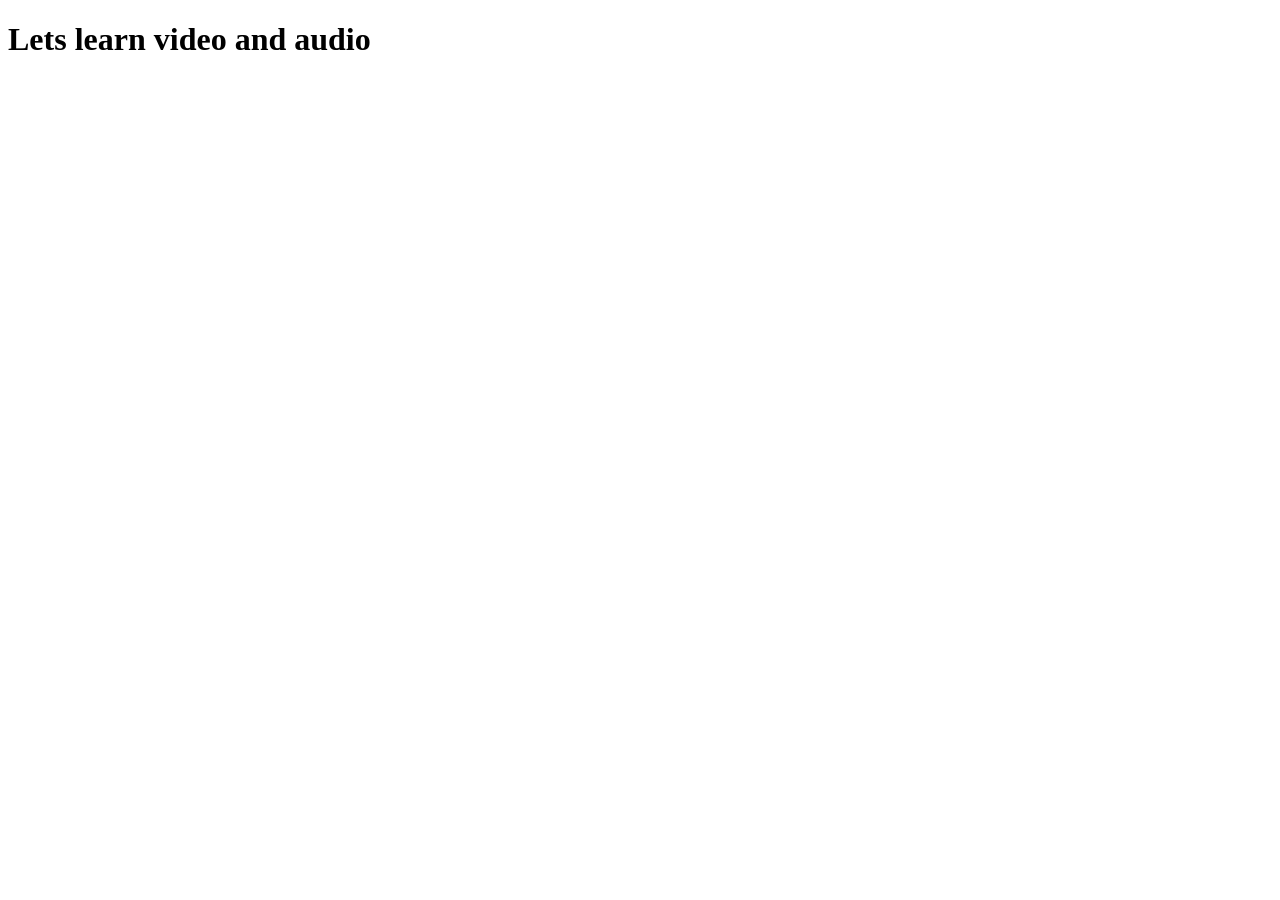
<file: ch10_videos_audios/index.html>
<!DOCTYPE html>
<html lang="en">
<head>
    <meta charset="UTF-8">
    <meta name="viewport" content="width=device-width, initial-scale=1.0">
    <title>Video</title>
</head>
<body>
    <h1>Lets learn video and audio</h1>
    <video src=""><rabbit class="mp4"></rabbit></video>
<br><audio src=""><fatihah class="mp3"></fatihah></audio>
<br>
<iframe width="560" height="315" src="https://www.youtube.com/embed/PGUdWfB8nLg?si=JKvYEA-3JpKLAQp1" title="YouTube video player" frameborder="0" allow="accelerometer; autoplay; clipboard-write; encrypted-media; gyroscope; picture-in-picture; web-share" referrerpolicy="strict-origin-when-cross-origin" allowfullscreen></iframe>
</body>
</html>
</file>
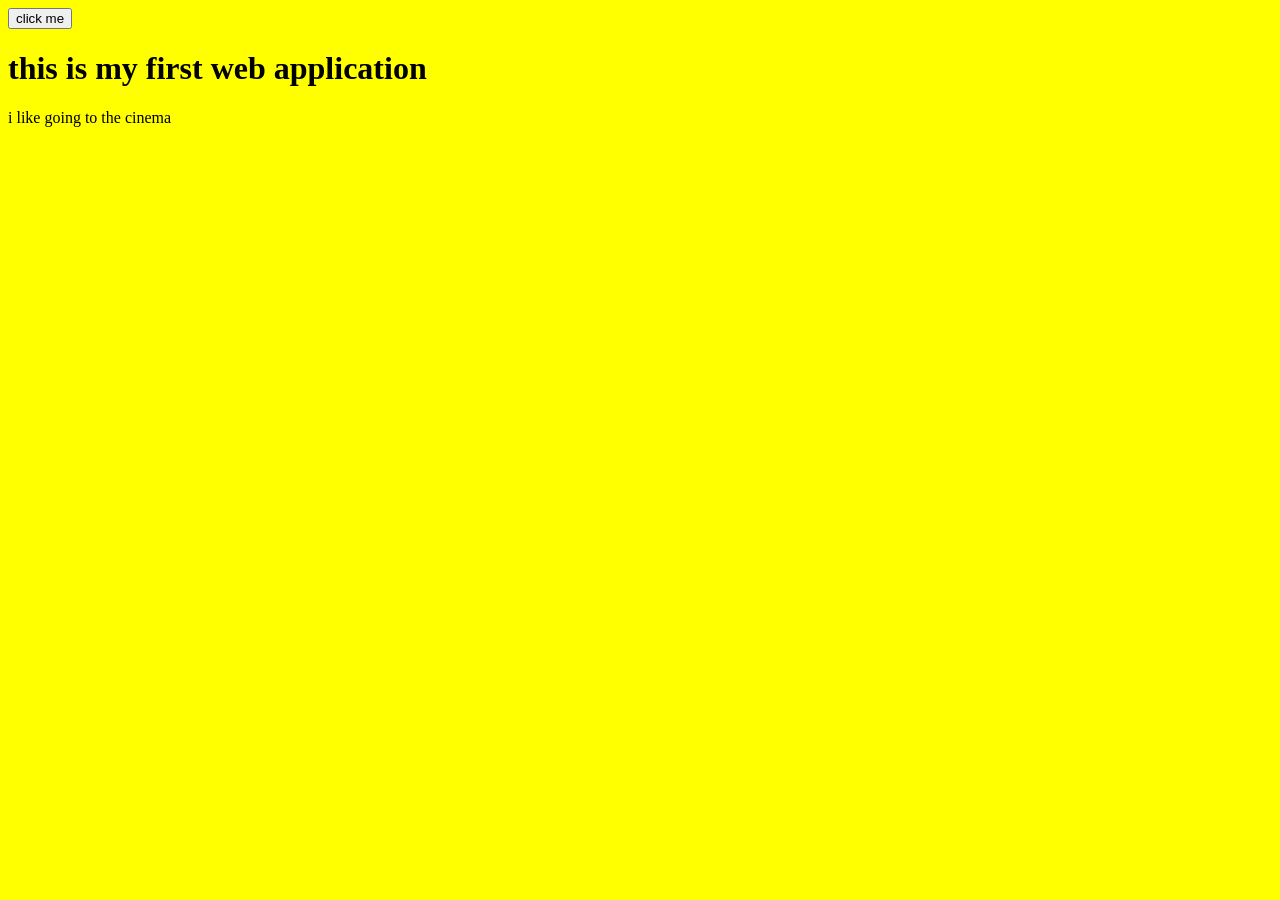
<file: ch1_intro/index.html>
<!DOCTYPE html>
<html lang="en">
<head>
    <meta charset="UTF-8">
    <meta name="viewport" content="width=device-width, initial-scale=1.0">
    <title>guled</title>
</head>
<body bgcolor="yellow">
    <button>click me</button>
    <h1>this is my first web application</h1>
    <p>i like going to the cinema</p>
</body>
</html>
</file>
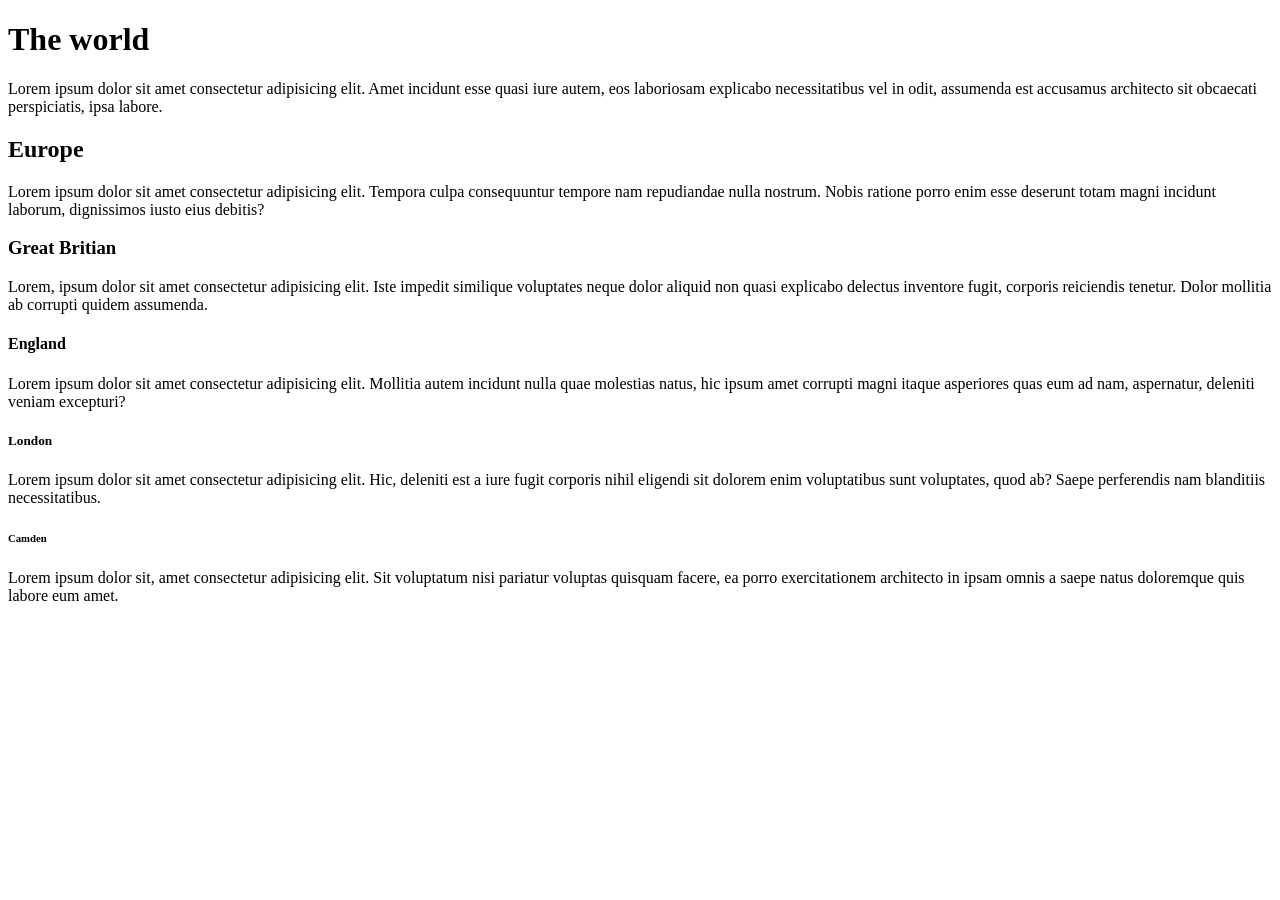
<file: ch2_heading/index.html>
<!doctype html>
<html lang="en">
  <head>
    <meta charset="UTF-8" />
    <meta name="viewport" content="width=device-width, initial-scale=1.0" />
    <title>headings</title>
  </head>
  <body>
    <h1>The world</h1>
    <p>Lorem ipsum dolor sit amet consectetur adipisicing elit. Amet incidunt esse quasi iure autem, eos laboriosam explicabo necessitatibus vel in odit, assumenda est accusamus architecto sit obcaecati perspiciatis, ipsa labore.</p>
  <h2>Europe</h2>
  <p>Lorem ipsum dolor sit amet consectetur adipisicing elit. Tempora culpa consequuntur tempore nam repudiandae nulla nostrum. Nobis ratione porro enim esse deserunt totam magni incidunt laborum, dignissimos iusto eius debitis?</p>
<h3>Great Britian</h3>
<p>Lorem, ipsum dolor sit amet consectetur adipisicing elit. Iste impedit similique voluptates neque dolor aliquid non quasi explicabo delectus inventore fugit, corporis reiciendis tenetur. Dolor mollitia ab corrupti quidem assumenda.</p>
<h4>England</h4>
<p>Lorem ipsum dolor sit amet consectetur adipisicing elit. Mollitia autem incidunt nulla quae molestias natus, hic ipsum amet corrupti magni itaque asperiores quas eum ad nam, aspernatur, deleniti veniam excepturi?</p>
<h5>London</h5>
<p>Lorem ipsum dolor sit amet consectetur adipisicing elit. Hic, deleniti est a iure fugit corporis nihil eligendi sit dolorem enim voluptatibus sunt voluptates, quod ab? Saepe perferendis nam blanditiis necessitatibus.</p>
<h6>Camden</h6>
<p>Lorem ipsum dolor sit, amet consectetur adipisicing elit. Sit voluptatum nisi pariatur voluptas quisquam facere, ea porro exercitationem architecto in ipsam omnis a saepe natus doloremque quis labore eum amet.</p>
</body>
</html>
</file>
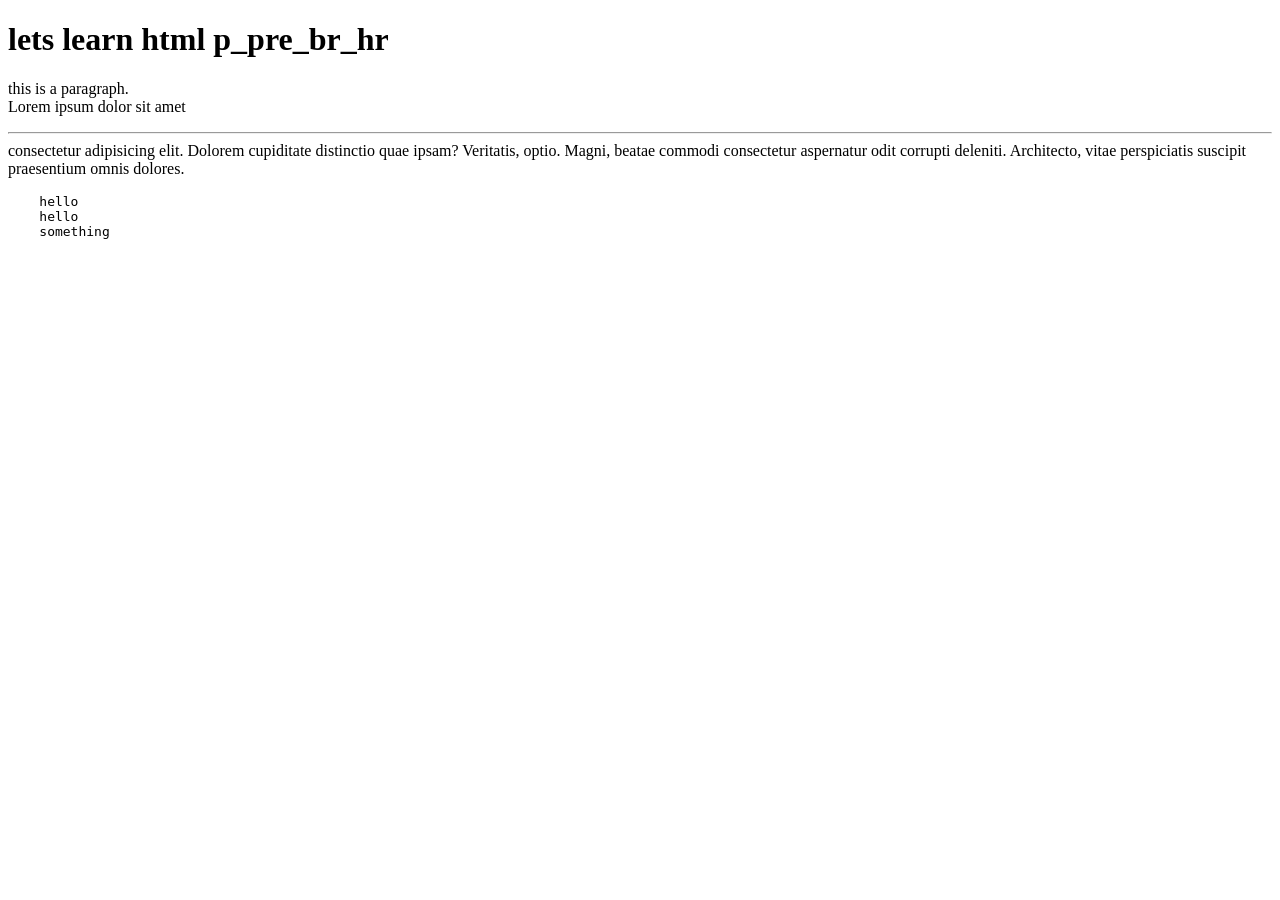
<file: ch3_p_pre_br_hr/index.html>
<!DOCTYPE html>
<html lang="en">
<head>
    <meta charset="UTF-8">
    <meta name="viewport" content="width=device-width, initial-scale=1.0">
    <title>p_pre_br_hr</title>
</head>
<body>
   <h1>lets learn html p_pre_br_hr</h1> 
   <p>this is a paragraph. <br> Lorem ipsum dolor sit amet <br> <hr> consectetur adipisicing elit. Dolorem cupiditate distinctio quae ipsam? Veritatis, optio. Magni, beatae commodi consectetur aspernatur odit corrupti deleniti. Architecto, vitae perspiciatis suscipit praesentium omnis dolores.</p>
<pre>
    hello
    hello
    something
</pre>


</body>

</html>
</file>
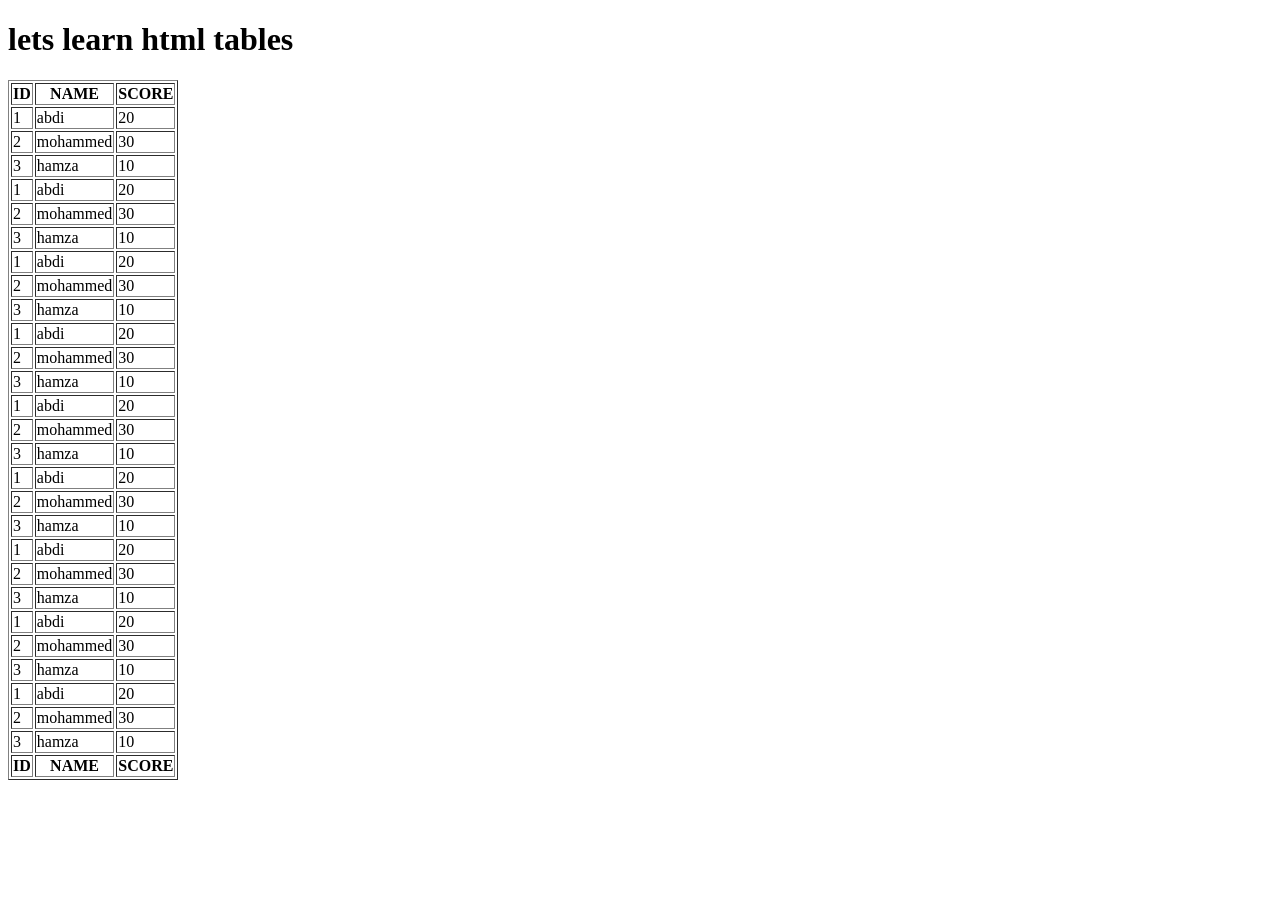
<file: ch6_tables/index.html>
<!doctype html>
<html lang="en">
  <head>
    <meta charset="UTF-8" />
    <meta name="viewport" content="width=device-width, initial-scale=1.0" />
    <title><table></table></title>
  </head>
  <body>
    <h1>lets learn html tables</h1>
    <table border="">
      <thead>
        <tr>
          <th>ID</th>
          <th>NAME</th>
          <th>SCORE</th>
        </tr>
      </thead>
      <tbody>
        <tr>
          <td>1</td>
          <td>abdi</td>
          <td>20</td>
        </tr>
        <tr>
          <td>2</td>
          <td>mohammed</td>
          <td>30</td>
        </tr>
        <tr>
          <td>3</td>
          <td>hamza</td>
          <td>10</td>
        </tr>
        <tr>
          <td>1</td>
          <td>abdi</td>
          <td>20</td>
        </tr>
        <tr>
          <td>2</td>
          <td>mohammed</td>
          <td>30</td>
        </tr>
        <tr>
          <td>3</td>
          <td>hamza</td>
          <td>10</td>
        </tr>
        <tr>
          <td>1</td>
          <td>abdi</td>
          <td>20</td>
        </tr>
        <tr>
          <td>2</td>
          <td>mohammed</td>
          <td>30</td>
        </tr>
        <tr>
          <td>3</td>
          <td>hamza</td>
          <td>10</td>
        </tr>
        <tr>
          <td>1</td>
          <td>abdi</td>
          <td>20</td>
        </tr>
        <tr>
          <td>2</td>
          <td>mohammed</td>
          <td>30</td>
        </tr>
        <tr>
          <td>3</td>
          <td>hamza</td>
          <td>10</td>
        </tr>
        <tr>
          <td>1</td>
          <td>abdi</td>
          <td>20</td>
        </tr>
        <tr>
          <td>2</td>
          <td>mohammed</td>
          <td>30</td>
        </tr>
        <tr>
          <td>3</td>
          <td>hamza</td>
          <td>10</td>
        </tr>
        <tr>
          <td>1</td>
          <td>abdi</td>
          <td>20</td>
        </tr>
        <tr>
          <td>2</td>
          <td>mohammed</td>
          <td>30</td>
        </tr>
        <tr>
          <td>3</td>
          <td>hamza</td>
          <td>10</td>
        </tr>
        <tr>
          <td>1</td>
          <td>abdi</td>
          <td>20</td>
        </tr>
        <tr>
          <td>2</td>
          <td>mohammed</td>
          <td>30</td>
        </tr>
        <tr>
          <td>3</td>
          <td>hamza</td>
          <td>10</td>
        </tr>
        <tr>
          <td>1</td>
          <td>abdi</td>
          <td>20</td>
        </tr>
        <tr>
          <td>2</td>
          <td>mohammed</td>
          <td>30</td>
        </tr>
        <tr>
          <td>3</td>
          <td>hamza</td>
          <td>10</td>
        </tr>
        <tr>
          <td>1</td>
          <td>abdi</td>
          <td>20</td>
        </tr>
        <tr>
          <td>2</td>
          <td>mohammed</td>
          <td>30</td>
        </tr>
        <tr>
          <td>3</td>
          <td>hamza</td>
          <td>10</td>
        </tr>
      </tbody>
      <tfoot>
      <tr>
        <th>ID</th>
        <th>NAME</th>
        <th>SCORE</th>
      </tr>
      </tfoot>
    </table>
  </body>
</html>
</file>
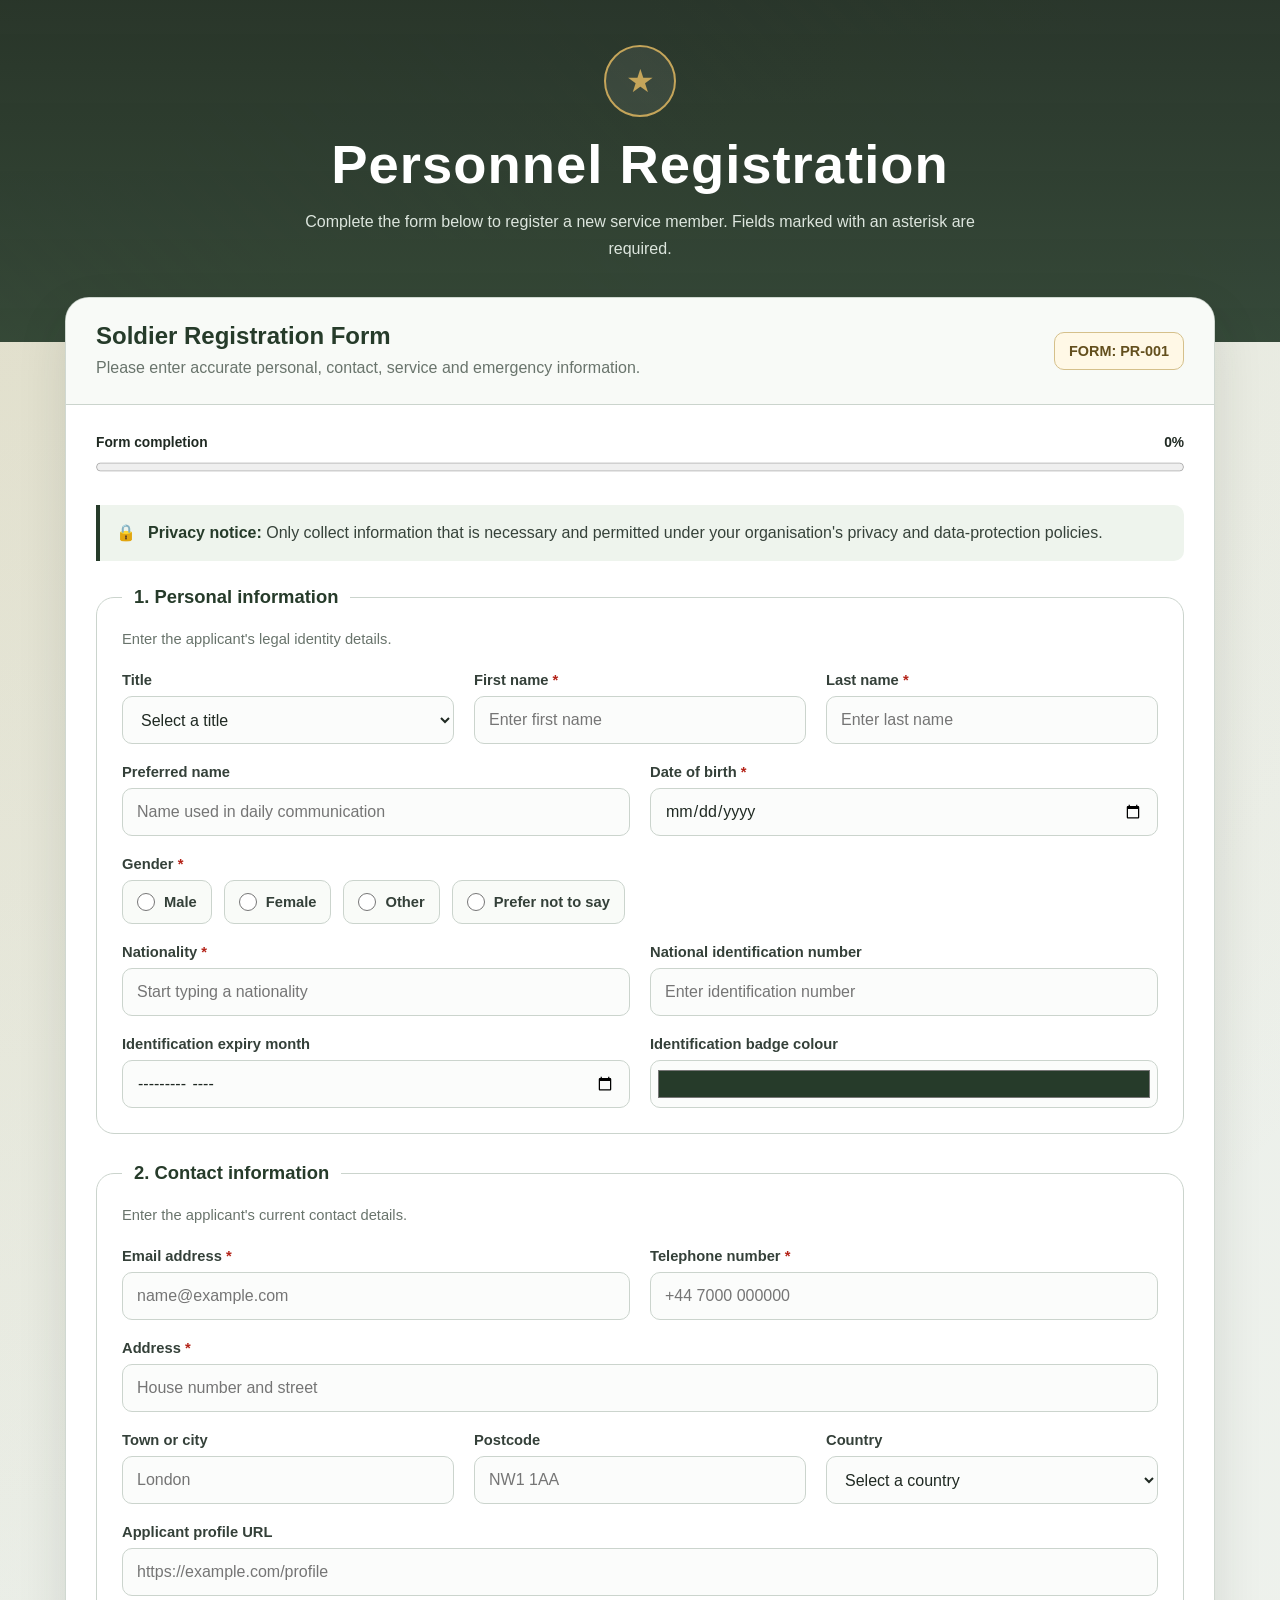
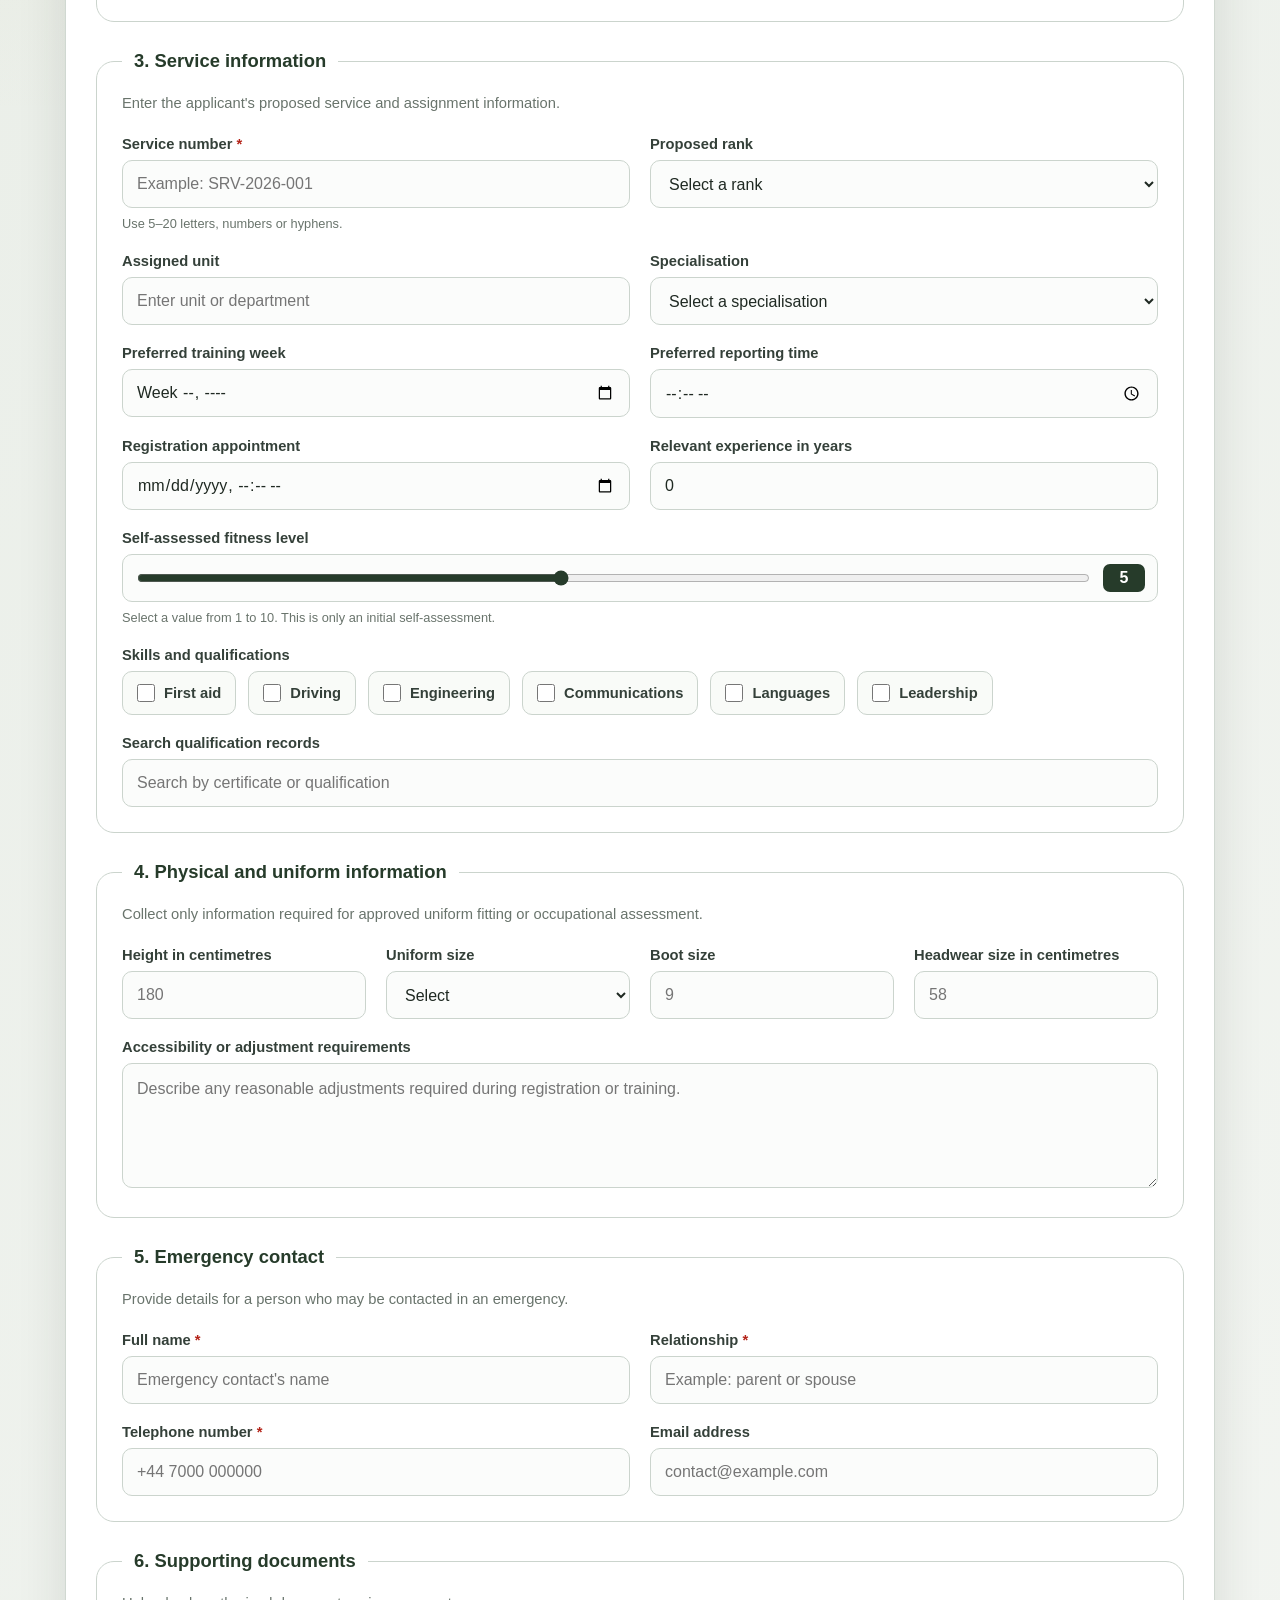
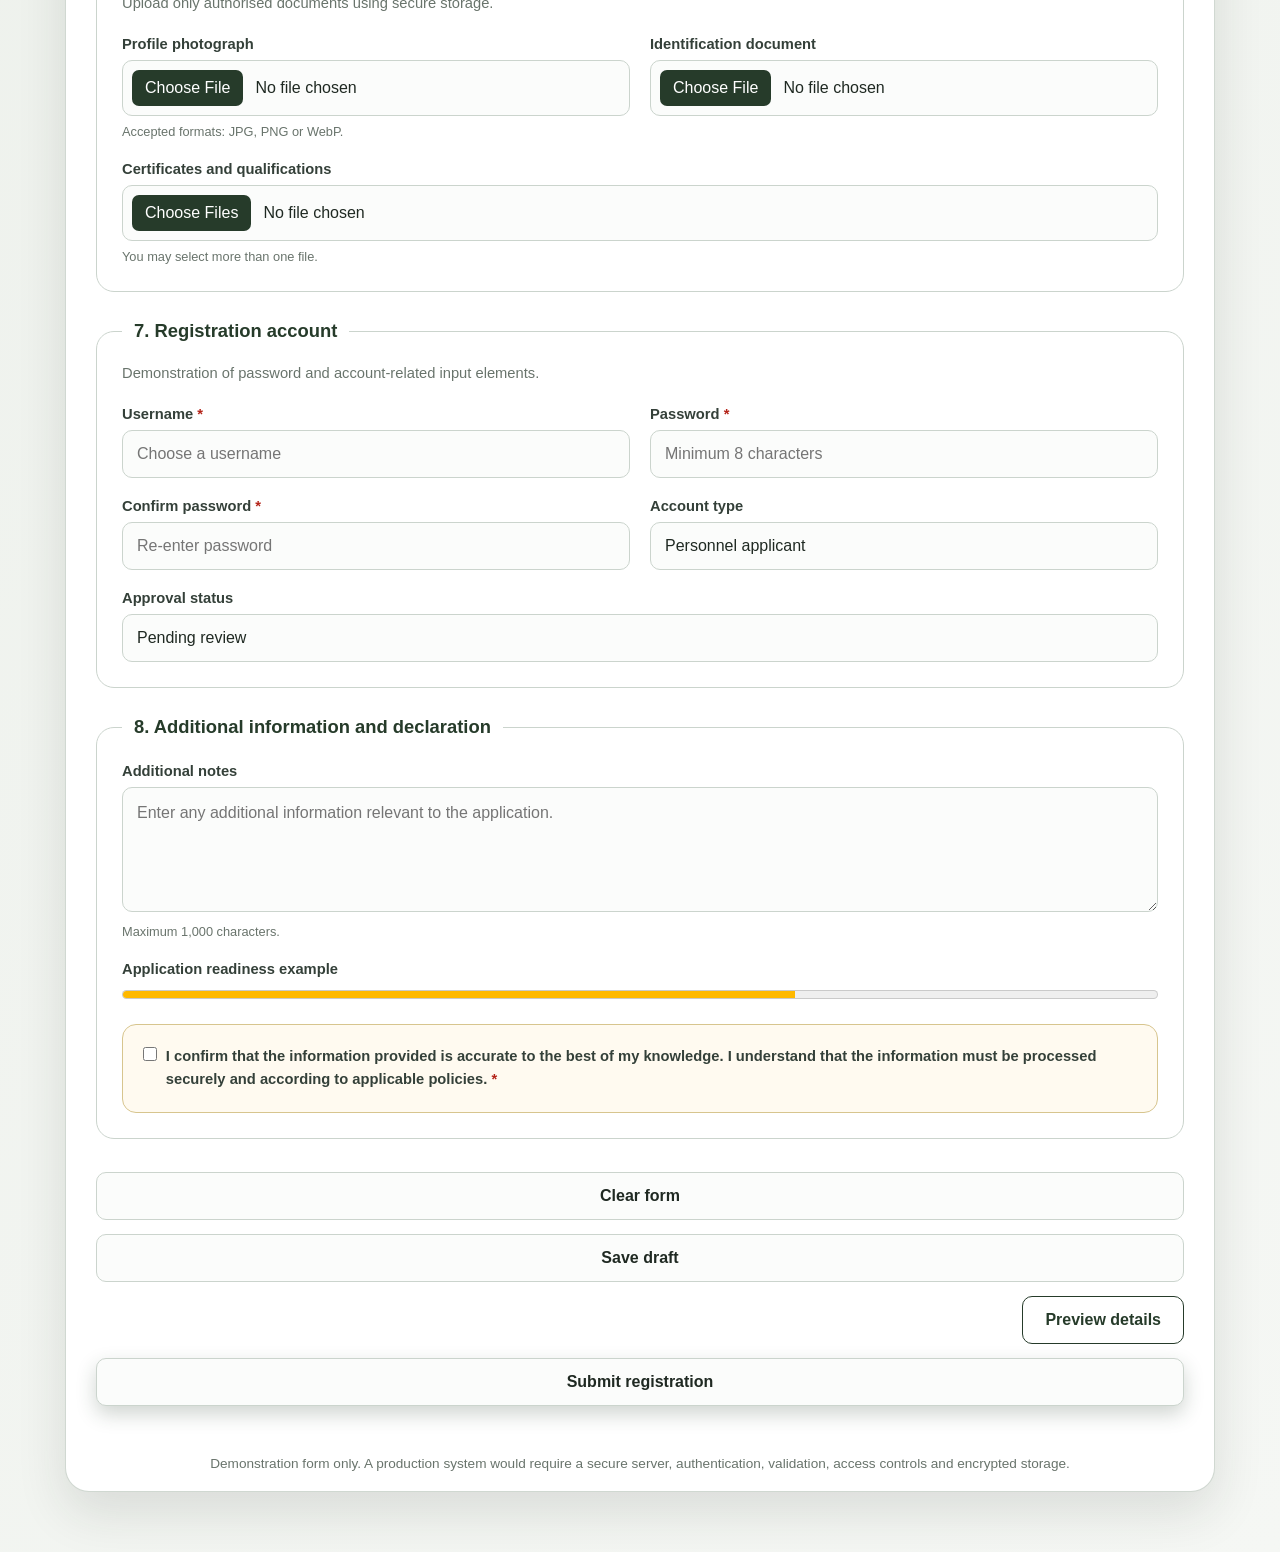
<file: ch7_forms/index.html>
<!DOCTYPE html>
<html lang="en">
<head>
    <meta charset="UTF-8">

    <meta
        name="viewport"
        content="width=device-width, initial-scale=1.0"
    >

    <title>Soldier Registration Form</title>

    <style>
        :root {
            --primary: #263b2a;
            --primary-light: #3e5d43;
            --accent: #c5a55a;
            --background: #edf1eb;
            --card: #ffffff;
            --text: #1f2922;
            --muted: #69746c;
            --border: #cbd4cd;
            --danger: #b42318;
            --success: #18794e;
            --shadow: 0 20px 50px rgba(31, 41, 34, 0.12);
        }

        * {
            box-sizing: border-box;
        }

        html {
            scroll-behavior: smooth;
        }

        body {
            margin: 0;
            min-height: 100vh;
            font-family: Arial, Helvetica, sans-serif;
            color: var(--text);
            background:
                radial-gradient(
                    circle at top left,
                    rgba(197, 165, 90, 0.22),
                    transparent 35%
                ),
                linear-gradient(135deg, #e7ece5, #f5f7f4);
        }

        button,
        input,
        select,
        textarea {
            font: inherit;
        }

        .page-header {
            padding: 45px 20px 80px;
            color: #ffffff;
            text-align: center;
            background:
                linear-gradient(
                    rgba(21, 35, 24, 0.9),
                    rgba(38, 59, 42, 0.92)
                ),
                repeating-linear-gradient(
                    45deg,
                    rgba(255, 255, 255, 0.03) 0,
                    rgba(255, 255, 255, 0.03) 12px,
                    transparent 12px,
                    transparent 24px
                );
        }

        .header-badge {
            display: inline-flex;
            align-items: center;
            justify-content: center;
            width: 72px;
            height: 72px;
            margin-bottom: 16px;
            border: 2px solid var(--accent);
            border-radius: 50%;
            color: var(--accent);
            font-size: 32px;
            background: rgba(255, 255, 255, 0.07);
        }

        .page-header h1 {
            margin: 0 0 12px;
            font-size: clamp(2rem, 5vw, 3.4rem);
            letter-spacing: 1px;
        }

        .page-header p {
            max-width: 720px;
            margin: auto;
            color: #dce5dd;
            line-height: 1.7;
        }

        .container {
            width: min(1150px, calc(100% - 32px));
            margin: -45px auto 60px;
        }

        .form-card {
            overflow: hidden;
            border: 1px solid rgba(203, 212, 205, 0.9);
            border-radius: 24px;
            background: var(--card);
            box-shadow: var(--shadow);
        }

        .form-intro {
            display: flex;
            gap: 20px;
            align-items: center;
            justify-content: space-between;
            padding: 24px 30px;
            border-bottom: 1px solid var(--border);
            background: #f8faf7;
        }

        .form-intro h2 {
            margin: 0 0 6px;
            color: var(--primary);
        }

        .form-intro p {
            margin: 0;
            color: var(--muted);
            line-height: 1.5;
        }

        .reference-number {
            padding: 10px 14px;
            border: 1px solid #d5c08b;
            border-radius: 10px;
            color: #634f1e;
            white-space: nowrap;
            background: #fff8e6;
            font-size: 0.9rem;
            font-weight: 700;
        }

        form {
            padding: 30px;
        }

        fieldset {
            min-width: 0;
            margin: 0 0 28px;
            padding: 25px;
            border: 1px solid var(--border);
            border-radius: 18px;
            background: #ffffff;
        }

        fieldset:hover {
            border-color: #aebbb1;
        }

        legend {
            padding: 0 12px;
            color: var(--primary);
            font-size: 1.15rem;
            font-weight: 800;
        }

        .section-description {
            margin: -5px 0 22px;
            color: var(--muted);
            font-size: 0.92rem;
            line-height: 1.5;
        }

        .form-grid {
            display: grid;
            grid-template-columns: repeat(12, minmax(0, 1fr));
            gap: 20px;
        }

        .field {
            grid-column: span 6;
        }

        .field.third {
            grid-column: span 4;
        }

        .field.quarter {
            grid-column: span 3;
        }

        .field.full {
            grid-column: 1 / -1;
        }

        label,
        .group-label {
            display: block;
            margin-bottom: 8px;
            color: #344039;
            font-size: 0.92rem;
            font-weight: 700;
        }

        .required {
            color: var(--danger);
        }

        input:not([type="checkbox"]):not([type="radio"]):not([type="range"]):not([type="color"]),
        select,
        textarea {
            width: 100%;
            min-height: 48px;
            padding: 12px 14px;
            border: 1px solid var(--border);
            border-radius: 10px;
            outline: none;
            color: var(--text);
            background: #fbfcfb;
            transition:
                border-color 0.2s,
                box-shadow 0.2s,
                background 0.2s;
        }

        input:hover,
        select:hover,
        textarea:hover {
            border-color: #a7b3a9;
        }

        input:focus,
        select:focus,
        textarea:focus {
            border-color: var(--primary-light);
            background: #ffffff;
            box-shadow: 0 0 0 4px rgba(62, 93, 67, 0.12);
        }

        input:invalid:not(:placeholder-shown) {
            border-color: var(--danger);
        }

        textarea {
            min-height: 125px;
            resize: vertical;
            line-height: 1.6;
        }

        .help-text {
            margin: 7px 0 0;
            color: var(--muted);
            font-size: 0.8rem;
            line-height: 1.4;
        }

        .options {
            display: flex;
            flex-wrap: wrap;
            gap: 12px;
        }

        .option {
            display: flex;
            gap: 9px;
            align-items: center;
            min-height: 44px;
            margin: 0;
            padding: 10px 14px;
            border: 1px solid var(--border);
            border-radius: 10px;
            cursor: pointer;
            background: #f9fbf8;
            transition: 0.2s;
        }

        .option:hover {
            border-color: var(--primary-light);
            background: #f0f5ef;
        }

        .option input {
            width: 18px;
            height: 18px;
            margin: 0;
            accent-color: var(--primary);
        }

        .range-wrapper {
            display: grid;
            grid-template-columns: 1fr auto;
            gap: 15px;
            align-items: center;
            min-height: 48px;
            padding: 0 12px;
            border: 1px solid var(--border);
            border-radius: 10px;
            background: #fbfcfb;
        }

        input[type="range"] {
            width: 100%;
            accent-color: var(--primary);
        }

        output {
            min-width: 42px;
            padding: 5px 8px;
            border-radius: 7px;
            color: #ffffff;
            text-align: center;
            background: var(--primary);
            font-weight: 700;
        }

        input[type="color"] {
            width: 100%;
            height: 48px;
            padding: 5px;
            border: 1px solid var(--border);
            border-radius: 10px;
            cursor: pointer;
            background: #fbfcfb;
        }

        input[type="file"] {
            padding: 9px !important;
        }

        input[type="file"]::file-selector-button {
            margin-right: 12px;
            padding: 9px 13px;
            border: 0;
            border-radius: 7px;
            color: #ffffff;
            cursor: pointer;
            background: var(--primary);
        }

        .declaration {
            padding: 20px;
            border: 1px solid #d7c58e;
            border-radius: 14px;
            background: #fffaf0;
        }

        .declaration .option {
            align-items: flex-start;
            border: 0;
            padding: 0;
            background: transparent;
            line-height: 1.6;
        }

        .security-notice {
            display: flex;
            gap: 12px;
            align-items: flex-start;
            margin-bottom: 25px;
            padding: 16px;
            border-left: 4px solid var(--primary);
            border-radius: 0 10px 10px 0;
            color: #36423a;
            background: #eef4ed;
            line-height: 1.5;
        }

        .security-notice strong {
            color: var(--primary);
        }

        .button-row {
            display: flex;
            flex-wrap: wrap;
            gap: 14px;
            justify-content: flex-end;
            padding-top: 5px;
        }

        button,
        input[type="submit"],
        input[type="reset"],
        input[type="button"] {
            min-height: 48px;
            padding: 12px 22px;
            border: 0;
            border-radius: 10px;
            cursor: pointer;
            font-weight: 800;
            transition:
                transform 0.2s,
                box-shadow 0.2s,
                background 0.2s;
        }

        button:hover,
        input[type="submit"]:hover,
        input[type="reset"]:hover,
        input[type="button"]:hover {
            transform: translateY(-2px);
        }

        .btn-primary,
        input[type="submit"] {
            color: #ffffff;
            background: var(--primary);
            box-shadow: 0 8px 20px rgba(38, 59, 42, 0.22);
        }

        .btn-primary:hover,
        input[type="submit"]:hover {
            background: var(--primary-light);
        }

        .btn-secondary,
        input[type="button"] {
            color: var(--primary);
            border: 1px solid var(--primary);
            background: #ffffff;
        }

        .btn-reset,
        input[type="reset"] {
            color: #7b261f;
            border: 1px solid #e1b7b2;
            background: #fff5f4;
        }

        .progress-container {
            margin-bottom: 28px;
        }

        .progress-header {
            display: flex;
            justify-content: space-between;
            margin-bottom: 8px;
            font-size: 0.86rem;
            font-weight: 700;
        }

        progress,
        meter {
            width: 100%;
            height: 18px;
            accent-color: var(--primary);
        }

        .hidden-field {
            display: none;
        }

        footer {
            padding: 20px;
            color: var(--muted);
            text-align: center;
            font-size: 0.85rem;
        }

        @media (max-width: 800px) {
            .form-intro {
                align-items: flex-start;
                flex-direction: column;
            }

            .field,
            .field.third,
            .field.quarter {
                grid-column: 1 / -1;
            }

            form {
                padding: 20px;
            }

            fieldset {
                padding: 20px 16px;
            }
        }

        @media (max-width: 520px) {
            .container {
                width: min(100% - 20px, 1150px);
            }

            .options,
            .button-row {
                flex-direction: column;
            }

            .option,
            button,
            input[type="submit"],
            input[type="reset"],
            input[type="button"] {
                width: 100%;
            }
        }
    </style>
</head>

<body>

    <header class="page-header">
        <div class="header-badge" aria-hidden="true">★</div>

        <h1>Personnel Registration</h1>

        <p>
            Complete the form below to register a new service member.
            Fields marked with an asterisk are required.
        </p>
    </header>

    <main class="container">

        <section class="form-card">

            <div class="form-intro">
                <div>
                    <h2>Soldier Registration Form</h2>
                    <p>
                        Please enter accurate personal, contact, service and
                        emergency information.
                    </p>
                </div>

                <div class="reference-number">
                    FORM: PR-001
                </div>
            </div>

            <form
                id="soldierForm"
                action="#"
                method="post"
                enctype="multipart/form-data"
            >

                <!-- Hidden input example -->
                <input
                    type="hidden"
                    name="formVersion"
                    value="1.0"
                >

                <div class="progress-container">
                    <div class="progress-header">
                        <span>Form completion</span>
                        <span id="progressText">0%</span>
                    </div>

                    <progress
                        id="formProgress"
                        value="0"
                        max="100"
                    >
                        0%
                    </progress>
                </div>

                <div class="security-notice">
                    <span aria-hidden="true">🔒</span>

                    <div>
                        <strong>Privacy notice:</strong>
                        Only collect information that is necessary and permitted
                        under your organisation's privacy and data-protection
                        policies.
                    </div>
                </div>

                <!-- PERSONAL INFORMATION -->
                <fieldset>
                    <legend>1. Personal information</legend>

                    <p class="section-description">
                        Enter the applicant's legal identity details.
                    </p>

                    <div class="form-grid">

                        <div class="field third">
                            <label for="title">Title</label>

                            <select id="title" name="title">
                                <option value="">Select a title</option>
                                <option value="mr">Mr</option>
                                <option value="mrs">Mrs</option>
                                <option value="miss">Miss</option>
                                <option value="ms">Ms</option>
                                <option value="dr">Dr</option>
                                <option value="other">Other</option>
                            </select>
                        </div>

                        <!-- Text input -->
                        <div class="field third">
                            <label for="firstName">
                                First name
                                <span class="required">*</span>
                            </label>

                            <input
                                type="text"
                                id="firstName"
                                name="firstName"
                                placeholder="Enter first name"
                                autocomplete="given-name"
                                required
                            >
                        </div>

                        <div class="field third">
                            <label for="lastName">
                                Last name
                                <span class="required">*</span>
                            </label>

                            <input
                                type="text"
                                id="lastName"
                                name="lastName"
                                placeholder="Enter last name"
                                autocomplete="family-name"
                                required
                            >
                        </div>

                        <div class="field">
                            <label for="preferredName">
                                Preferred name
                            </label>

                            <input
                                type="text"
                                id="preferredName"
                                name="preferredName"
                                placeholder="Name used in daily communication"
                            >
                        </div>

                        <!-- Date input -->
                        <div class="field">
                            <label for="dateOfBirth">
                                Date of birth
                                <span class="required">*</span>
                            </label>

                            <input
                                type="date"
                                id="dateOfBirth"
                                name="dateOfBirth"
                                required
                            >
                        </div>

                        <!-- Radio inputs -->
                        <div class="field full">
                            <span class="group-label">
                                Gender
                                <span class="required">*</span>
                            </span>

                            <div class="options">
                                <label class="option">
                                    <input
                                        type="radio"
                                        name="gender"
                                        value="male"
                                        required
                                    >
                                    Male
                                </label>

                                <label class="option">
                                    <input
                                        type="radio"
                                        name="gender"
                                        value="female"
                                    >
                                    Female
                                </label>

                                <label class="option">
                                    <input
                                        type="radio"
                                        name="gender"
                                        value="other"
                                    >
                                    Other
                                </label>

                                <label class="option">
                                    <input
                                        type="radio"
                                        name="gender"
                                        value="prefer-not-to-say"
                                    >
                                    Prefer not to say
                                </label>
                            </div>
                        </div>

                        <div class="field">
                            <label for="nationality">
                                Nationality
                                <span class="required">*</span>
                            </label>

                            <input
                                type="text"
                                id="nationality"
                                name="nationality"
                                list="nationalityList"
                                placeholder="Start typing a nationality"
                                required
                            >

                            <!-- Datalist element -->
                            <datalist id="nationalityList">
                                <option value="British">
                                <option value="Irish">
                                <option value="Somali">
                                <option value="French">
                                <option value="German">
                                <option value="Italian">
                                <option value="Spanish">
                                <option value="American">
                                <option value="Canadian">
                                <option value="Australian">
                            </datalist>
                        </div>

                        <div class="field">
                            <label for="nationalId">
                                National identification number
                            </label>

                            <input
                                type="text"
                                id="nationalId"
                                name="nationalId"
                                placeholder="Enter identification number"
                            >
                        </div>

                        <!-- Month input -->
                        <div class="field">
                            <label for="idExpiryMonth">
                                Identification expiry month
                            </label>

                            <input
                                type="month"
                                id="idExpiryMonth"
                                name="idExpiryMonth"
                            >
                        </div>

                        <!-- Color input -->
                        <div class="field">
                            <label for="identificationColour">
                                Identification badge colour
                            </label>

                            <input
                                type="color"
                                id="identificationColour"
                                name="identificationColour"
                                value="#263b2a"
                            >
                        </div>
                    </div>
                </fieldset>

                <!-- CONTACT INFORMATION -->
                <fieldset>
                    <legend>2. Contact information</legend>

                    <p class="section-description">
                        Enter the applicant's current contact details.
                    </p>

                    <div class="form-grid">

                        <!-- Email input -->
                        <div class="field">
                            <label for="email">
                                Email address
                                <span class="required">*</span>
                            </label>

                            <input
                                type="email"
                                id="email"
                                name="email"
                                placeholder="name@example.com"
                                autocomplete="email"
                                required
                            >
                        </div>

                        <!-- Telephone input -->
                        <div class="field">
                            <label for="phone">
                                Telephone number
                                <span class="required">*</span>
                            </label>

                            <input
                                type="tel"
                                id="phone"
                                name="phone"
                                placeholder="+44 7000 000000"
                                autocomplete="tel"
                                required
                            >
                        </div>

                        <div class="field full">
                            <label for="address">
                                Address
                                <span class="required">*</span>
                            </label>

                            <input
                                type="text"
                                id="address"
                                name="address"
                                placeholder="House number and street"
                                autocomplete="street-address"
                                required
                            >
                        </div>

                        <div class="field third">
                            <label for="city">Town or city</label>

                            <input
                                type="text"
                                id="city"
                                name="city"
                                placeholder="London"
                                autocomplete="address-level2"
                            >
                        </div>

                        <div class="field third">
                            <label for="postcode">Postcode</label>

                            <input
                                type="text"
                                id="postcode"
                                name="postcode"
                                placeholder="NW1 1AA"
                                autocomplete="postal-code"
                            >
                        </div>

                        <div class="field third">
                            <label for="country">Country</label>

                            <select
                                id="country"
                                name="country"
                                autocomplete="country-name"
                            >
                                <option value="">Select a country</option>
                                <option value="UK">United Kingdom</option>
                                <option value="Ireland">Ireland</option>
                                <option value="Somalia">Somalia</option>
                                <option value="France">France</option>
                                <option value="Germany">Germany</option>
                                <option value="USA">United States</option>
                                <option value="Canada">Canada</option>
                                <option value="Other">Other</option>
                            </select>
                        </div>

                        <!-- URL input -->
                        <div class="field full">
                            <label for="profileUrl">
                                Applicant profile URL
                            </label>

                            <input
                                type="url"
                                id="profileUrl"
                                name="profileUrl"
                                placeholder="https://example.com/profile"
                            >
                        </div>
                    </div>
                </fieldset>

                <!-- SERVICE INFORMATION -->
                <fieldset>
                    <legend>3. Service information</legend>

                    <p class="section-description">
                        Enter the applicant's proposed service and assignment
                        information.
                    </p>

                    <div class="form-grid">

                        <div class="field">
                            <label for="serviceNumber">
                                Service number
                                <span class="required">*</span>
                            </label>

                            <input
                                type="text"
                                id="serviceNumber"
                                name="serviceNumber"
                                placeholder="Example: SRV-2026-001"
                                pattern="[A-Za-z0-9-]{5,20}"
                                required
                            >

                            <p class="help-text">
                                Use 5–20 letters, numbers or hyphens.
                            </p>
                        </div>

                        <div class="field">
                            <label for="rank">Proposed rank</label>

                            <select id="rank" name="rank">
                                <option value="">Select a rank</option>
                                <option value="recruit">Recruit</option>
                                <option value="private">Private</option>
                                <option value="lance-corporal">
                                    Lance Corporal
                                </option>
                                <option value="corporal">Corporal</option>
                                <option value="sergeant">Sergeant</option>
                                <option value="officer">Officer</option>
                            </select>
                        </div>

                        <div class="field">
                            <label for="unit">Assigned unit</label>

                            <input
                                type="text"
                                id="unit"
                                name="unit"
                                placeholder="Enter unit or department"
                            >
                        </div>

                        <div class="field">
                            <label for="specialisation">
                                Specialisation
                            </label>

                            <select
                                id="specialisation"
                                name="specialisation"
                            >
                                <option value="">
                                    Select a specialisation
                                </option>
                                <option value="administration">
                                    Administration
                                </option>
                                <option value="communications">
                                    Communications
                                </option>
                                <option value="engineering">
                                    Engineering
                                </option>
                                <option value="logistics">Logistics</option>
                                <option value="medical">Medical</option>
                                <option value="technology">
                                    Information technology
                                </option>
                                <option value="transport">Transport</option>
                                <option value="other">Other</option>
                            </select>
                        </div>

                        <!-- Week input -->
                        <div class="field">
                            <label for="trainingWeek">
                                Preferred training week
                            </label>

                            <input
                                type="week"
                                id="trainingWeek"
                                name="trainingWeek"
                            >
                        </div>

                        <!-- Time input -->
                        <div class="field">
                            <label for="reportingTime">
                                Preferred reporting time
                            </label>

                            <input
                                type="time"
                                id="reportingTime"
                                name="reportingTime"
                            >
                        </div>

                        <!-- Datetime-local input -->
                        <div class="field">
                            <label for="registrationAppointment">
                                Registration appointment
                            </label>

                            <input
                                type="datetime-local"
                                id="registrationAppointment"
                                name="registrationAppointment"
                            >
                        </div>

                        <!-- Number input -->
                        <div class="field">
                            <label for="experienceYears">
                                Relevant experience in years
                            </label>

                            <input
                                type="number"
                                id="experienceYears"
                                name="experienceYears"
                                min="0"
                                max="50"
                                step="1"
                                value="0"
                            >
                        </div>

                        <!-- Range input -->
                        <div class="field full">
                            <label for="fitnessLevel">
                                Self-assessed fitness level
                            </label>

                            <div class="range-wrapper">
                                <input
                                    type="range"
                                    id="fitnessLevel"
                                    name="fitnessLevel"
                                    min="1"
                                    max="10"
                                    value="5"
                                    oninput="fitnessOutput.value = this.value"
                                >

                                <output
                                    id="fitnessOutput"
                                    name="fitnessOutput"
                                >
                                    5
                                </output>
                            </div>

                            <p class="help-text">
                                Select a value from 1 to 10. This is only an
                                initial self-assessment.
                            </p>
                        </div>

                        <!-- Checkbox inputs -->
                        <div class="field full">
                            <span class="group-label">
                                Skills and qualifications
                            </span>

                            <div class="options">
                                <label class="option">
                                    <input
                                        type="checkbox"
                                        name="skills"
                                        value="first-aid"
                                    >
                                    First aid
                                </label>

                                <label class="option">
                                    <input
                                        type="checkbox"
                                        name="skills"
                                        value="driving"
                                    >
                                    Driving
                                </label>

                                <label class="option">
                                    <input
                                        type="checkbox"
                                        name="skills"
                                        value="engineering"
                                    >
                                    Engineering
                                </label>

                                <label class="option">
                                    <input
                                        type="checkbox"
                                        name="skills"
                                        value="communications"
                                    >
                                    Communications
                                </label>

                                <label class="option">
                                    <input
                                        type="checkbox"
                                        name="skills"
                                        value="languages"
                                    >
                                    Languages
                                </label>

                                <label class="option">
                                    <input
                                        type="checkbox"
                                        name="skills"
                                        value="leadership"
                                    >
                                    Leadership
                                </label>
                            </div>
                        </div>

                        <!-- Search input -->
                        <div class="field full">
                            <label for="qualificationSearch">
                                Search qualification records
                            </label>

                            <input
                                type="search"
                                id="qualificationSearch"
                                name="qualificationSearch"
                                placeholder="Search by certificate or qualification"
                            >
                        </div>
                    </div>
                </fieldset>

                <!-- PHYSICAL AND UNIFORM INFORMATION -->
                <fieldset>
                    <legend>4. Physical and uniform information</legend>

                    <p class="section-description">
                        Collect only information required for approved uniform
                        fitting or occupational assessment.
                    </p>

                    <div class="form-grid">

                        <div class="field quarter">
                            <label for="height">
                                Height in centimetres
                            </label>

                            <input
                                type="number"
                                id="height"
                                name="height"
                                min="100"
                                max="250"
                                placeholder="180"
                            >
                        </div>

                        <div class="field quarter">
                            <label for="uniformSize">
                                Uniform size
                            </label>

                            <select id="uniformSize" name="uniformSize">
                                <option value="">Select</option>
                                <option value="xs">XS</option>
                                <option value="s">S</option>
                                <option value="m">M</option>
                                <option value="l">L</option>
                                <option value="xl">XL</option>
                                <option value="xxl">XXL</option>
                            </select>
                        </div>

                        <div class="field quarter">
                            <label for="bootSize">Boot size</label>

                            <input
                                type="number"
                                id="bootSize"
                                name="bootSize"
                                min="3"
                                max="16"
                                step="0.5"
                                placeholder="9"
                            >
                        </div>

                        <div class="field quarter">
                            <label for="headwearSize">
                                Headwear size in centimetres
                            </label>

                            <input
                                type="number"
                                id="headwearSize"
                                name="headwearSize"
                                min="45"
                                max="75"
                                placeholder="58"
                            >
                        </div>

                        <div class="field full">
                            <label for="accessibilityRequirements">
                                Accessibility or adjustment requirements
                            </label>

                            <textarea
                                id="accessibilityRequirements"
                                name="accessibilityRequirements"
                                placeholder="Describe any reasonable adjustments required during registration or training."
                            ></textarea>
                        </div>
                    </div>
                </fieldset>

                <!-- EMERGENCY CONTACT -->
                <fieldset>
                    <legend>5. Emergency contact</legend>

                    <p class="section-description">
                        Provide details for a person who may be contacted in an
                        emergency.
                    </p>

                    <div class="form-grid">

                        <div class="field">
                            <label for="emergencyName">
                                Full name
                                <span class="required">*</span>
                            </label>

                            <input
                                type="text"
                                id="emergencyName"
                                name="emergencyName"
                                placeholder="Emergency contact's name"
                                required
                            >
                        </div>

                        <div class="field">
                            <label for="relationship">
                                Relationship
                                <span class="required">*</span>
                            </label>

                            <input
                                type="text"
                                id="relationship"
                                name="relationship"
                                placeholder="Example: parent or spouse"
                                required
                            >
                        </div>

                        <div class="field">
                            <label for="emergencyPhone">
                                Telephone number
                                <span class="required">*</span>
                            </label>

                            <input
                                type="tel"
                                id="emergencyPhone"
                                name="emergencyPhone"
                                placeholder="+44 7000 000000"
                                required
                            >
                        </div>

                        <div class="field">
                            <label for="emergencyEmail">
                                Email address
                            </label>

                            <input
                                type="email"
                                id="emergencyEmail"
                                name="emergencyEmail"
                                placeholder="contact@example.com"
                            >
                        </div>
                    </div>
                </fieldset>

                <!-- DOCUMENTS -->
                <fieldset>
                    <legend>6. Supporting documents</legend>

                    <p class="section-description">
                        Upload only authorised documents using secure storage.
                    </p>

                    <div class="form-grid">

                        <!-- File input -->
                        <div class="field">
                            <label for="profilePhoto">
                                Profile photograph
                            </label>

                            <input
                                type="file"
                                id="profilePhoto"
                                name="profilePhoto"
                                accept="image/png, image/jpeg, image/webp"
                            >

                            <p class="help-text">
                                Accepted formats: JPG, PNG or WebP.
                            </p>
                        </div>

                        <div class="field">
                            <label for="identityDocument">
                                Identification document
                            </label>

                            <input
                                type="file"
                                id="identityDocument"
                                name="identityDocument"
                                accept=".pdf,.jpg,.jpeg,.png"
                            >
                        </div>

                        <div class="field full">
                            <label for="certificates">
                                Certificates and qualifications
                            </label>

                            <input
                                type="file"
                                id="certificates"
                                name="certificates"
                                accept=".pdf,.doc,.docx,.jpg,.jpeg,.png"
                                multiple
                            >

                            <p class="help-text">
                                You may select more than one file.
                            </p>
                        </div>
                    </div>
                </fieldset>

                <!-- ACCOUNT INFORMATION -->
                <fieldset>
                    <legend>7. Registration account</legend>

                    <p class="section-description">
                        Demonstration of password and account-related input
                        elements.
                    </p>

                    <div class="form-grid">

                        <div class="field">
                            <label for="username">
                                Username
                                <span class="required">*</span>
                            </label>

                            <input
                                type="text"
                                id="username"
                                name="username"
                                minlength="5"
                                maxlength="20"
                                placeholder="Choose a username"
                                autocomplete="username"
                                required
                            >
                        </div>

                        <!-- Password input -->
                        <div class="field">
                            <label for="password">
                                Password
                                <span class="required">*</span>
                            </label>

                            <input
                                type="password"
                                id="password"
                                name="password"
                                minlength="8"
                                placeholder="Minimum 8 characters"
                                autocomplete="new-password"
                                required
                            >
                        </div>

                        <div class="field">
                            <label for="confirmPassword">
                                Confirm password
                                <span class="required">*</span>
                            </label>

                            <input
                                type="password"
                                id="confirmPassword"
                                name="confirmPassword"
                                minlength="8"
                                placeholder="Re-enter password"
                                autocomplete="new-password"
                                required
                            >
                        </div>

                        <!-- Read-only input -->
                        <div class="field">
                            <label for="accountType">Account type</label>

                            <input
                                type="text"
                                id="accountType"
                                name="accountType"
                                value="Personnel applicant"
                                readonly
                            >
                        </div>

                        <!-- Disabled input -->
                        <div class="field full">
                            <label for="approvalStatus">
                                Approval status
                            </label>

                            <input
                                type="text"
                                id="approvalStatus"
                                name="approvalStatus"
                                value="Pending review"
                                disabled
                            >
                        </div>
                    </div>
                </fieldset>

                <!-- NOTES AND DECLARATION -->
                <fieldset>
                    <legend>8. Additional information and declaration</legend>

                    <div class="form-grid">

                        <!-- Textarea -->
                        <div class="field full">
                            <label for="additionalNotes">
                                Additional notes
                            </label>

                            <textarea
                                id="additionalNotes"
                                name="additionalNotes"
                                maxlength="1000"
                                placeholder="Enter any additional information relevant to the application."
                            ></textarea>

                            <p class="help-text">
                                Maximum 1,000 characters.
                            </p>
                        </div>

                        <!-- Meter element -->
                        <div class="field full">
                            <label for="applicationReadiness">
                                Application readiness example
                            </label>

                            <meter
                                id="applicationReadiness"
                                min="0"
                                max="100"
                                low="40"
                                high="80"
                                optimum="100"
                                value="65"
                            >
                                65%
                            </meter>
                        </div>

                        <div class="field full">
                            <div class="declaration">

                                <label class="option">
                                    <input
                                        type="checkbox"
                                        id="declaration"
                                        name="declaration"
                                        value="accepted"
                                        required
                                    >

                                    <span>
                                        I confirm that the information provided
                                        is accurate to the best of my knowledge.
                                        I understand that the information must
                                        be processed securely and according to
                                        applicable policies.
                                        <span class="required">*</span>
                                    </span>
                                </label>

                            </div>
                        </div>
                    </div>
                </fieldset>

                <div class="button-row">

                    <!-- Reset input -->
                    <input
                        class="btn-reset"
                        type="reset"
                        value="Clear form"
                    >

                    <!-- Button input -->
                    <input
                        class="btn-secondary"
                        type="button"
                        value="Save draft"
                        id="saveDraftButton"
                    >

                    <!-- Standard button element -->
                    <button
                        class="btn-secondary"
                        type="button"
                        id="previewButton"
                    >
                        Preview details
                    </button>

                    <!-- Submit input -->
                    <input
                        class="btn-primary"
                        type="submit"
                        value="Submit registration"
                    >

                </div>
            </form>

            <footer>
                Demonstration form only. A production system would require a
                secure server, authentication, validation, access controls and
                encrypted storage.
            </footer>

        </section>
    </main>

    <script>
        const form = document.getElementById("soldierForm");
        const progress = document.getElementById("formProgress");
        const progressText = document.getElementById("progressText");
        const saveDraftButton = document.getElementById("saveDraftButton");
        const previewButton = document.getElementById("previewButton");

        const password = document.getElementById("password");
        const confirmPassword =
            document.getElementById("confirmPassword");

        function updateProgress() {
            const requiredFields = [
                ...form.querySelectorAll("[required]")
            ];

            let completed = 0;

            requiredFields.forEach((field) => {
                if (
                    (field.type === "checkbox" ||
                        field.type === "radio") &&
                    field.checked
                ) {
                    completed++;
                } else if (
                    field.type !== "checkbox" &&
                    field.type !== "radio" &&
                    field.value.trim() !== ""
                ) {
                    completed++;
                }
            });

            const percentage = requiredFields.length
                ? Math.round(
                    (completed / requiredFields.length) * 100
                )
                : 0;

            progress.value = percentage;
            progressText.textContent = percentage + "%";
        }

        function checkPasswords() {
            if (
                confirmPassword.value &&
                password.value !== confirmPassword.value
            ) {
                confirmPassword.setCustomValidity(
                    "The passwords do not match."
                );
            } else {
                confirmPassword.setCustomValidity("");
            }
        }

        form.addEventListener("input", () => {
            updateProgress();
            checkPasswords();
        });

        form.addEventListener("change", updateProgress);

        form.addEventListener("reset", () => {
            setTimeout(() => {
                progress.value = 0;
                progressText.textContent = "0%";
            }, 0);
        });

        saveDraftButton.addEventListener("click", () => {
            const formData = new FormData(form);
            const draft = {};

            formData.forEach((value, key) => {
                if (!(value instanceof File)) {
                    draft[key] = value;
                }
            });

            localStorage.setItem(
                "soldierRegistrationDraft",
                JSON.stringify(draft)
            );

            alert("Draft saved in this browser.");
        });

        previewButton.addEventListener("click", () => {
            const firstName =
                document.getElementById("firstName").value ||
                "Not entered";

            const lastName =
                document.getElementById("lastName").value ||
                "Not entered";

            const serviceNumber =
                document.getElementById("serviceNumber").value ||
                "Not entered";

            const unit =
                document.getElementById("unit").value ||
                "Not assigned";

            alert(
                "Registration preview\n\n" +
                "Name: " + firstName + " " + lastName + "\n" +
                "Service number: " + serviceNumber + "\n" +
                "Unit: " + unit
            );
        });

        form.addEventListener("submit", (event) => {
            event.preventDefault();

            checkPasswords();

            if (!form.checkValidity()) {
                form.reportValidity();
                return;
            }

            alert(
                "Registration form validated successfully.\n\n" +
                "Connect the form to a secure server to store the data."
            );
        });

        updateProgress();
    </script>

</body>
</html>
</file>
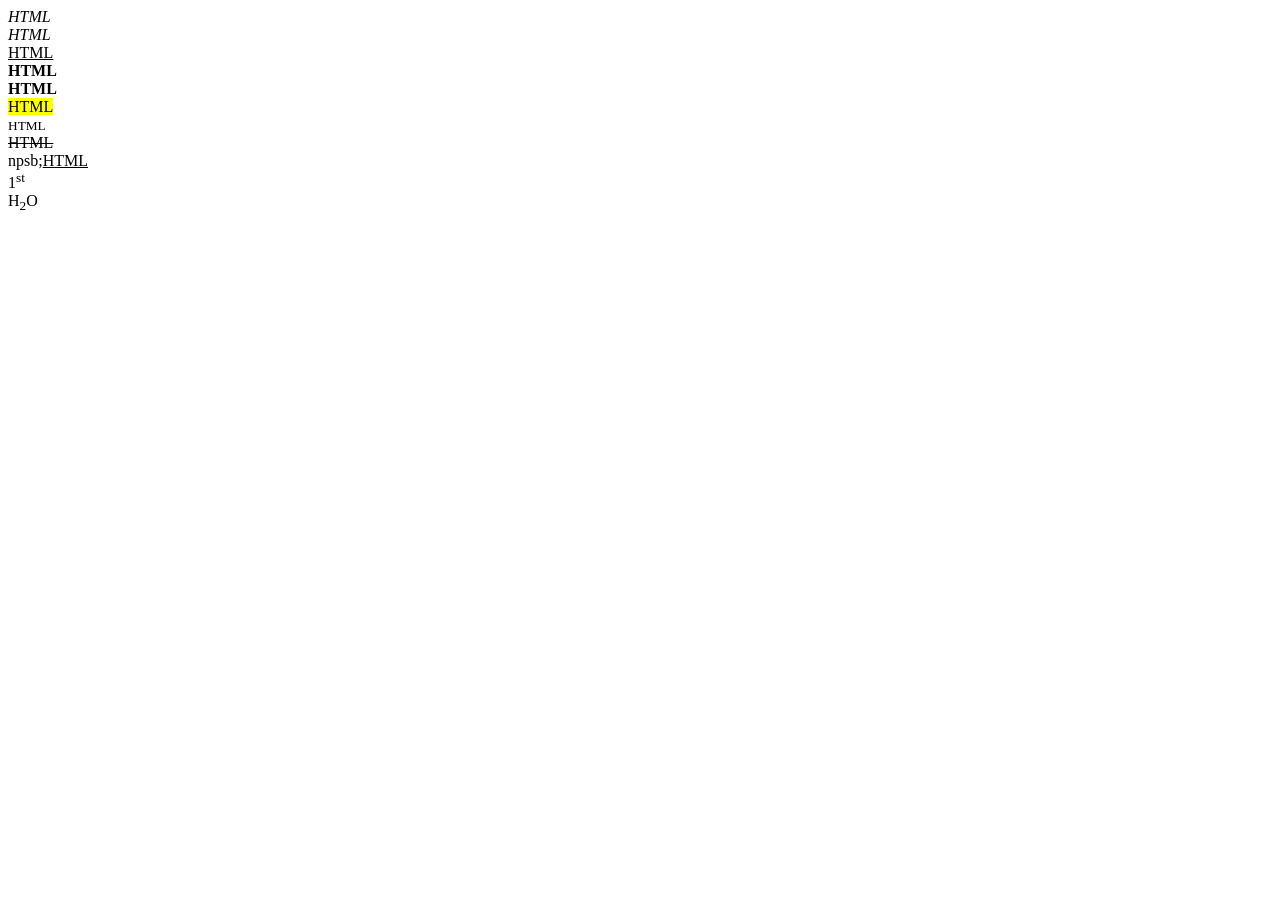
<file: ch9_text_formatting/index.html>
<!DOCTYPE html>
<html lang="en">

<head>
    <meta charset="UTF-8">
    <meta name="viewport" content="width=device-width, initial-scale=1.0">

    <title>Text Formatting in HTML</title>
</head>

<body>

    <!-- Emphasised text -->
    <em>HTML</em>

    <br>

    <!-- Italic text -->
    <i>HTML</i>

    <br>

    <!-- Underlined text -->
    <u>HTML</u>

    <br>

    <!-- Bold text -->
    <b>HTML</b>

    <br>

    <!-- Important bold text -->
    <strong>HTML</strong>

    <br>

    <!-- Highlighted text -->
    <mark>HTML</mark>

    <br>

    <!-- Smaller text -->
    <small>HTML</small>

    <br>

    <!-- Deleted text -->
    <del>HTML</del>

    <br>

    <!-- Inserted text -->
    npsb;<ins>HTML</ins>              
    

    <br>

    <!-- Superscript text -->
    1<sup>st</sup>

    <br>

    <!-- Subscript text -->
    H<sub>2</sub>O

</body>

</html>
</file>
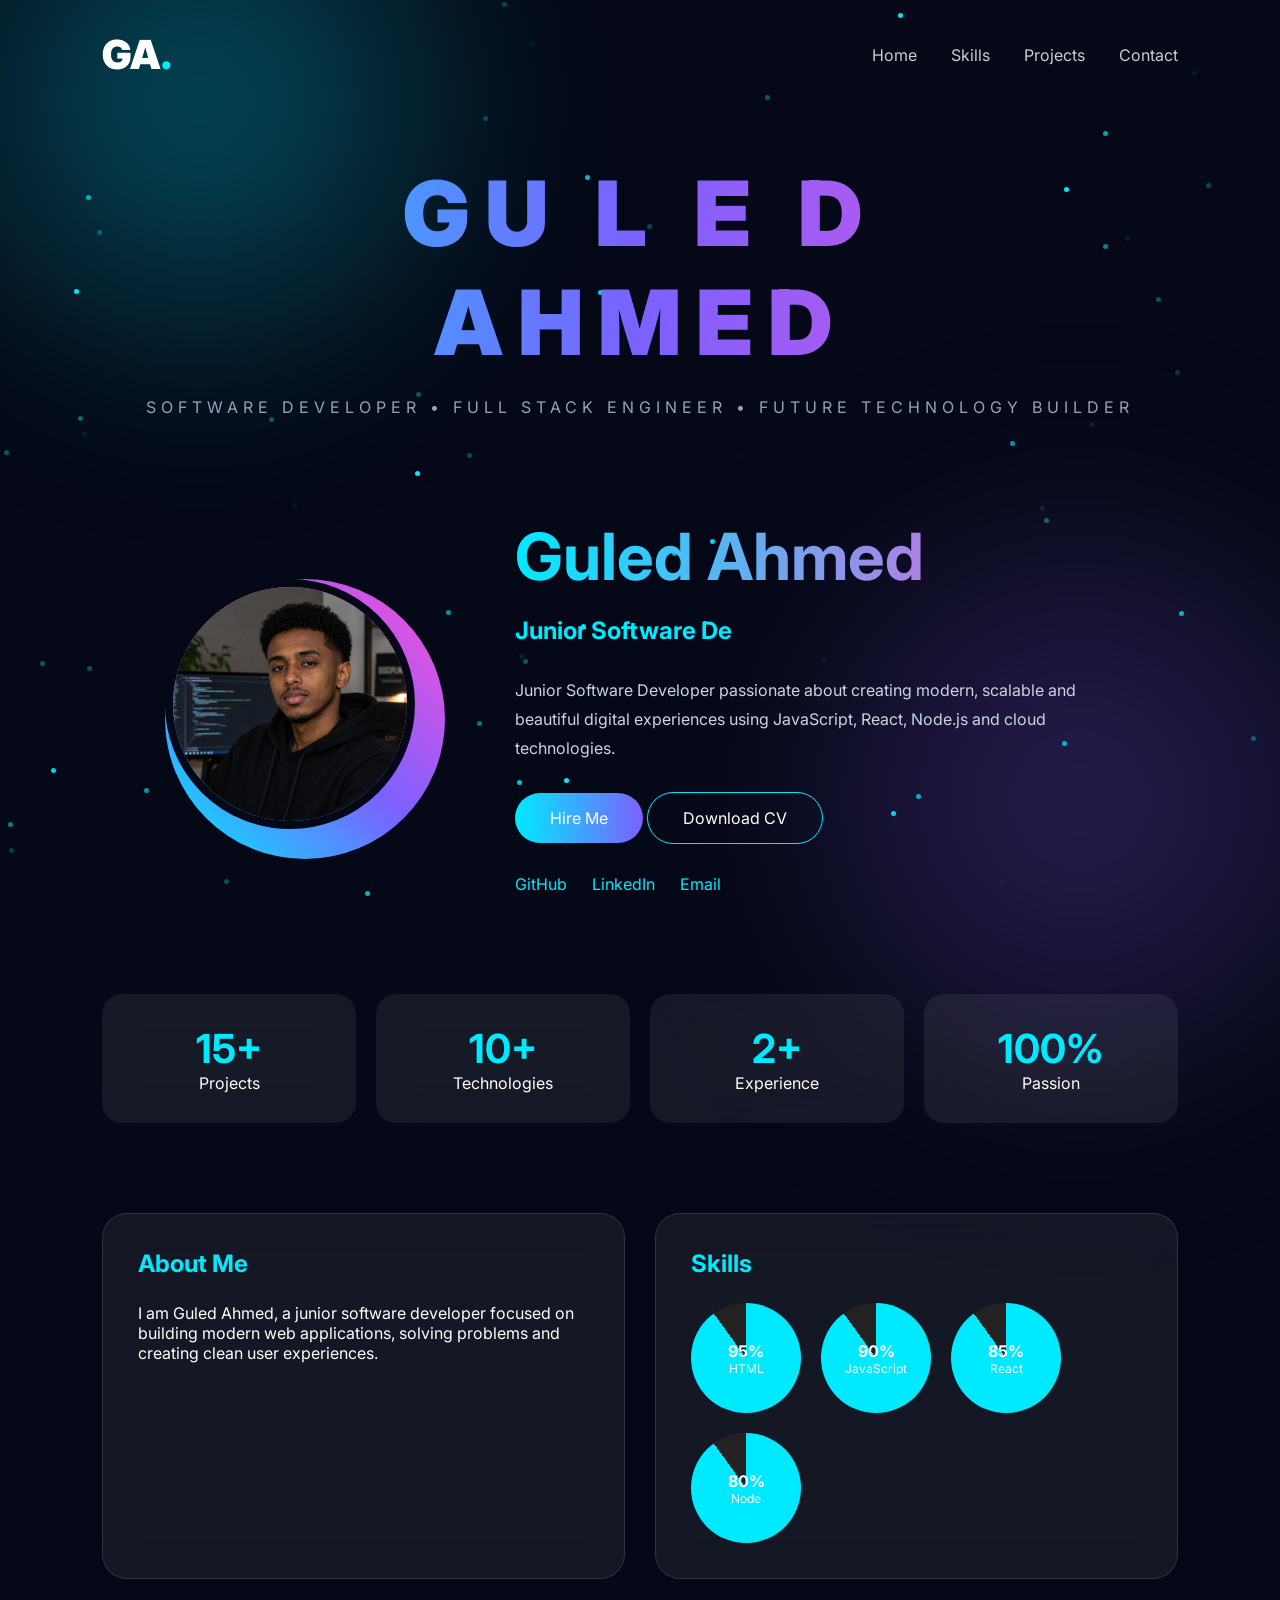
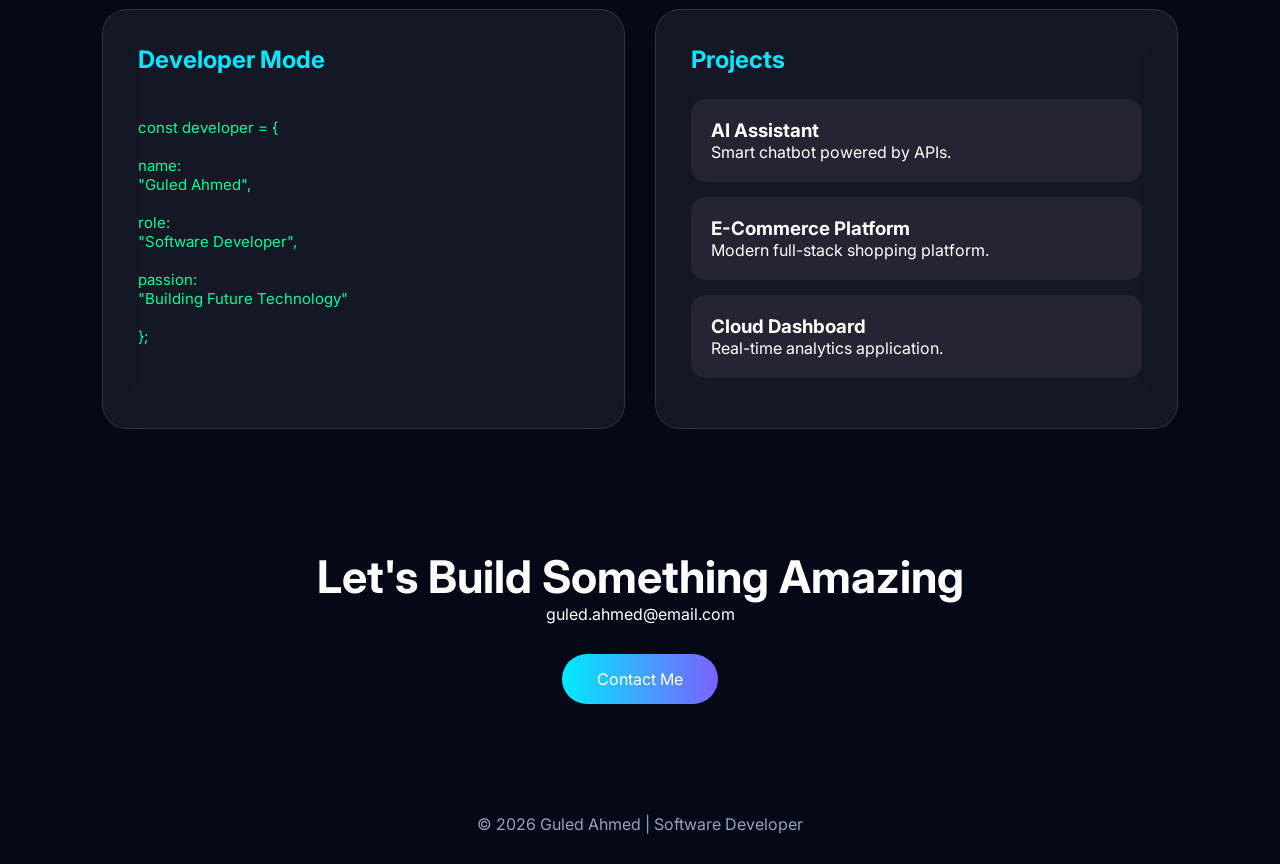
<file: ai_projects/my_profile/index.html>
<!DOCTYPE html>
<html lang="en">
<head>

<meta charset="UTF-8">
<meta name="viewport" content="width=device-width, initial-scale=1.0">

<title>Guled Ahmed | Software Developer</title>


<link href="https://fonts.googleapis.com/css2?family=Inter:wght@300;400;600;700;900&display=swap" rel="stylesheet">


<style>


*{
margin:0;
padding:0;
box-sizing:border-box;
font-family:Inter,sans-serif;
}


body{

background:#050816;
color:white;
overflow-x:hidden;

}




body:before{

content:"";
position:fixed;

width:800px;
height:800px;

background:
radial-gradient(circle,#00eaff55,transparent 60%);

top:-300px;
left:-200px;

filter:blur(80px);

z-index:-2;

}




body:after{

content:"";
position:fixed;

width:800px;
height:800px;

background:
radial-gradient(circle,#8b5cf655,transparent 60%);

bottom:-300px;
right:-200px;

filter:blur(100px);

z-index:-2;

}





#particles{

position:fixed;
width:100%;
height:100%;
z-index:-1;

}




header{

padding:30px 8%;

}



nav{

display:flex;
justify-content:space-between;
align-items:center;

}



.logo{

font-size:40px;
font-weight:900;

}


.logo span{

color:#00eaff;

}




.links a{

color:white;
text-decoration:none;
margin-left:30px;
opacity:.8;

}



.links a:hover{

color:#00eaff;

}





/* BIG NAME */


.name-banner{

text-align:center;
padding:50px 20px;

}



.name-banner h1{

font-size:90px;
font-weight:900;
letter-spacing:15px;

background:
linear-gradient(
90deg,
#00eaff,
#7b61ff,
#ff4fd8
);

-webkit-background-clip:text;
color:transparent;

}



.name-banner span{

display:block;

}



.name-banner p{

margin-top:20px;

letter-spacing:5px;

color:#94a3b8;

}





/* HERO */


.hero{

display:flex;
align-items:center;
justify-content:center;

gap:100px;

padding:50px 8%;

}





.hero-image{

position:relative;

}





.profile{

width:250px;
height:250px;

border-radius:50%;

object-fit:cover;

border:8px solid #050816;

position:relative;

z-index:2;

}





.ring{

position:absolute;

width:280px;
height:280px;

border-radius:50%;

background:
linear-gradient(
45deg,
#00eaff,
#7b61ff,
#ff4fd8
);

animation:spin 8s linear infinite;

}





@keyframes spin{

100%{
transform:rotate(360deg);
}

}






.hero-text{

max-width:600px;

}



.hero-text h1{

font-size:65px;

background:
linear-gradient(
90deg,
#00eaff,
#ff4fd8
);

-webkit-background-clip:text;
color:transparent;

}




.hero-text h2{

color:#00eaff;

margin:20px 0;

height:40px;

}




.hero-text p{

line-height:1.8;

color:#cbd5e1;

}




button{

margin-top:30px;

padding:15px 35px;

border:none;

border-radius:50px;

background:
linear-gradient(
90deg,
#00eaff,
#7b61ff
);

color:white;

cursor:pointer;

font-size:16px;

}



.outline{

background:none;

border:1px solid #00eaff;

}





.social{

margin-top:30px;

display:flex;

gap:25px;

color:#00eaff;

}







/* STATS */


.stats{

padding:50px 8%;

display:grid;

grid-template-columns:repeat(4,1fr);

gap:20px;

}



.stats div{

background:#ffffff12;

padding:30px;

border-radius:20px;

text-align:center;

backdrop-filter:blur(20px);

}



.stats h2{

font-size:40px;

color:#00eaff;

}









/* CARDS */


.grid{

padding:40px 8%;

display:grid;

grid-template-columns:repeat(2,1fr);

gap:30px;

}




.card{

background:#ffffff10;

border:1px solid #ffffff20;

padding:35px;

border-radius:25px;

backdrop-filter:blur(20px);

transition:.4s;

}




.card:hover{

transform:translateY(-10px);

box-shadow:
0 0 40px #00eaff55;

}



.card h2{

color:#00eaff;

margin-bottom:25px;

}






.skills{

display:flex;

gap:20px;

flex-wrap:wrap;

}




.circle{

width:110px;

height:110px;

border-radius:50%;

display:flex;

flex-direction:column;

justify-content:center;

align-items:center;

background:
conic-gradient(
#00eaff 90%,
#222 0
);

}




.circle span{

font-size:12px;

}





.code pre{

color:#00ff99;

font-size:15px;

}





.project{

background:#ffffff10;

padding:20px;

border-radius:15px;

margin:15px 0;

}





.project:hover{

background:#ffffff20;

}





.contact{

text-align:center;

padding:80px 20px;

}





.contact h1{

font-size:45px;

}




footer{

text-align:center;

padding:30px;

color:#94a3b8;

}







@media(max-width:900px){


.name-banner h1{

font-size:45px;

letter-spacing:8px;

}



.hero{

flex-direction:column;

text-align:center;

}



.hero-text h1{

font-size:45px;

}



.grid{

grid-template-columns:1fr;

}



.stats{

grid-template-columns:repeat(2,1fr);

}



.links{

display:none;

}



}




</style>

</head>

<body>



<div id="particles"></div>



<header>


<nav>


<h2 class="logo">

GA<span>.</span>

</h2>



<div class="links">

<a href="#">Home</a>
<a href="#">Skills</a>
<a href="#">Projects</a>
<a href="#">Contact</a>

</div>


</nav>


</header>





<section class="name-banner">

<h1>

GU L E D

<span>
AHMED
</span>

</h1>


<p>

SOFTWARE DEVELOPER • FULL STACK ENGINEER • FUTURE TECHNOLOGY BUILDER

</p>


</section>







<section class="hero">


<div class="hero-image">


<div class="ring"></div>


<img src="my-chatgpt-photo.png" class="profile">


</div>





<div class="hero-text">


<h1>
Guled Ahmed
</h1>


<h2>

<span id="typing"></span>

</h2>



<p>

Junior Software Developer passionate about creating modern,
scalable and beautiful digital experiences using JavaScript,
React, Node.js and cloud technologies.

</p>




<button>

Hire Me

</button>


<button class="outline">

Download CV

</button>




<div class="social">

<span>GitHub</span>

<span>LinkedIn</span>

<span>Email</span>


</div>



</div>


</section>








<section class="stats">


<div>

<h2>15+</h2>
<p>Projects</p>

</div>


<div>

<h2>10+</h2>
<p>Technologies</p>

</div>



<div>

<h2>2+</h2>
<p>Experience</p>

</div>



<div>

<h2>100%</h2>
<p>Passion</p>

</div>


</section>







<section class="grid">


<div class="card">

<h2>About Me</h2>


<p>

I am Guled Ahmed, a junior software developer focused on
building modern web applications, solving problems and
creating clean user experiences.

</p>

</div>






<div class="card">

<h2>Skills</h2>


<div class="skills">


<div class="circle">

<strong>95%</strong>
<span>HTML</span>

</div>



<div class="circle">

<strong>90%</strong>
<span>JavaScript</span>

</div>



<div class="circle">

<strong>85%</strong>
<span>React</span>

</div>



<div class="circle">

<strong>80%</strong>
<span>Node</span>

</div>



</div>

</div>








<div class="card code">


<h2>Developer Mode</h2>


<pre>

const developer = {

name:
"Guled Ahmed",

role:
"Software Developer",

passion:
"Building Future Technology"

};

</pre>


</div>







<div class="card">


<h2>Projects</h2>


<div class="project">

<h3>AI Assistant</h3>

<p>
Smart chatbot powered by APIs.
</p>

</div>



<div class="project">

<h3>E-Commerce Platform</h3>

<p>
Modern full-stack shopping platform.
</p>

</div>




<div class="project">

<h3>Cloud Dashboard</h3>

<p>
Real-time analytics application.
</p>

</div>


</div>



</section>







<section class="contact">


<h1>
Let's Build Something Amazing
</h1>


<p>
guled.ahmed@email.com
</p>


<button>
Contact Me
</button>


</section>






<footer>

© 2026 Guled Ahmed | Software Developer

</footer>





<script>


const words=[

"Junior Software Developer",

"Full Stack Developer",

"React Developer",

"Future Tech Builder"

];


let i=0;
let j=0;
let deleting=false;



function typing(){


let word=words[i];


if(!deleting){

typingText=word.substring(0,j++);

if(j>word.length){

deleting=true;

setTimeout(typing,1000);

return;

}


}

else{


typingText=word.substring(0,j--);


if(j<0){

deleting=false;

i++;

if(i>=words.length)
i=0;

}

}


document.getElementById("typing").textContent=typingText;


setTimeout(typing,deleting?50:100);


}


typing();





for(let i=0;i<60;i++){


let p=document.createElement("div");


p.style.position="fixed";

p.style.width="5px";

p.style.height="5px";

p.style.background="#00eaff";

p.style.borderRadius="50%";

p.style.left=Math.random()*100+"%";

p.style.top=Math.random()*100+"%";

p.style.opacity=Math.random();


p.style.animation=
`move ${5+Math.random()*10}s linear infinite`;


document.getElementById("particles").appendChild(p);


}




let style=document.createElement("style");

style.innerHTML=`

@keyframes move{

from{
transform:translateY(0);
}

to{
transform:translateY(-120vh);
}

}

`;


document.head.appendChild(style);



</script>


</body>
</html>
</file>
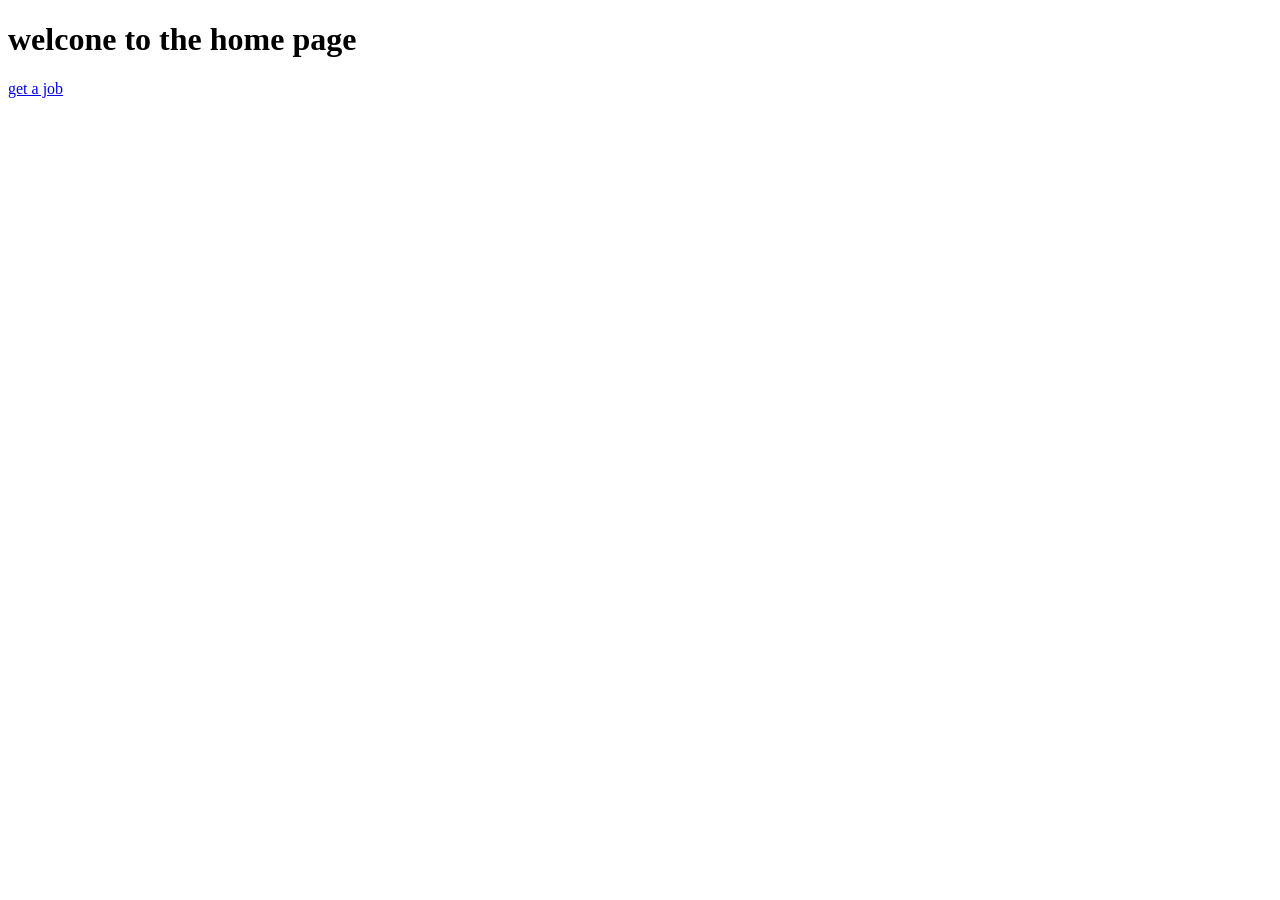
<file: ch4_anchors/home.html>
<!DOCTYPE html>
<html lang="en">
<head>
    <meta charset="UTF-8">
    <meta name="viewport" content="width=device-width, initial-scale=1.0">
    <title>Anchors</title>
</head>
<body>
<h1>welcone to the home page</h1> 
<a target="_blank" href="jobs.html">get a job </a>
</body>
</html>
</file>
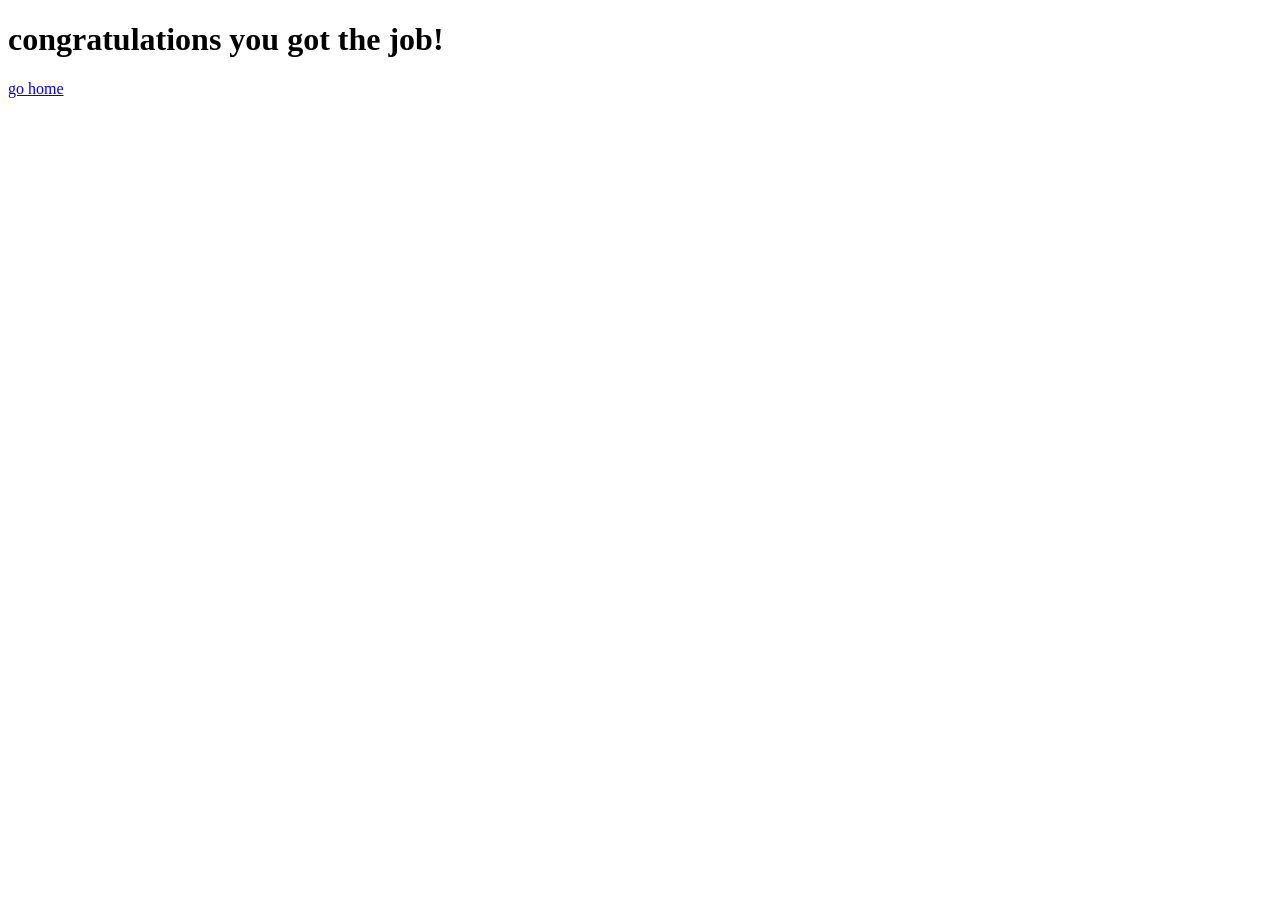
<file: ch4_anchors/jobs.html>
<!DOCTYPE html>
<html lang="en">
<head>
    <meta charset="UTF-8">
    <meta name="viewport" content="width=device-width, initial-scale=1.0">
    <title>Anchors</title>
</head>
<body>
<h1>congratulations you got the job!</h1> 
<a href="home.html">go home</a>
</body>
</html>
</file>
